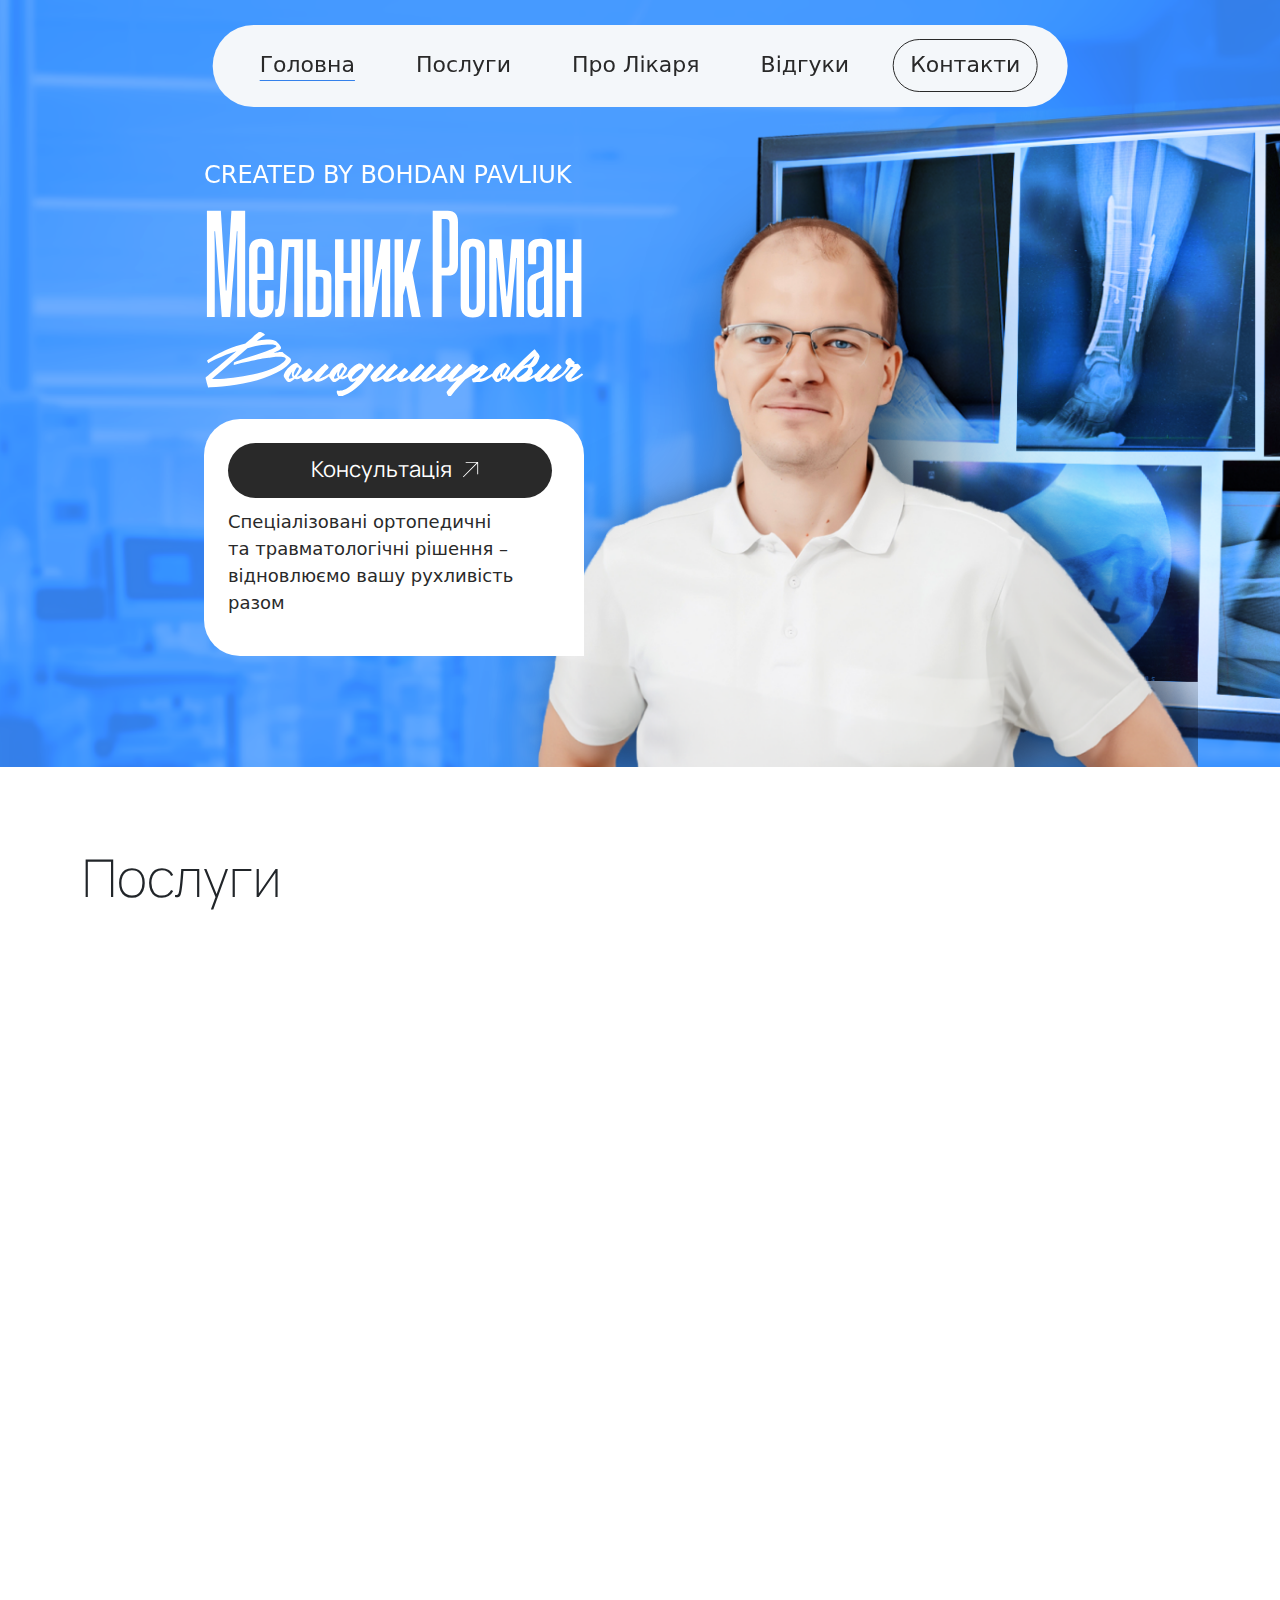
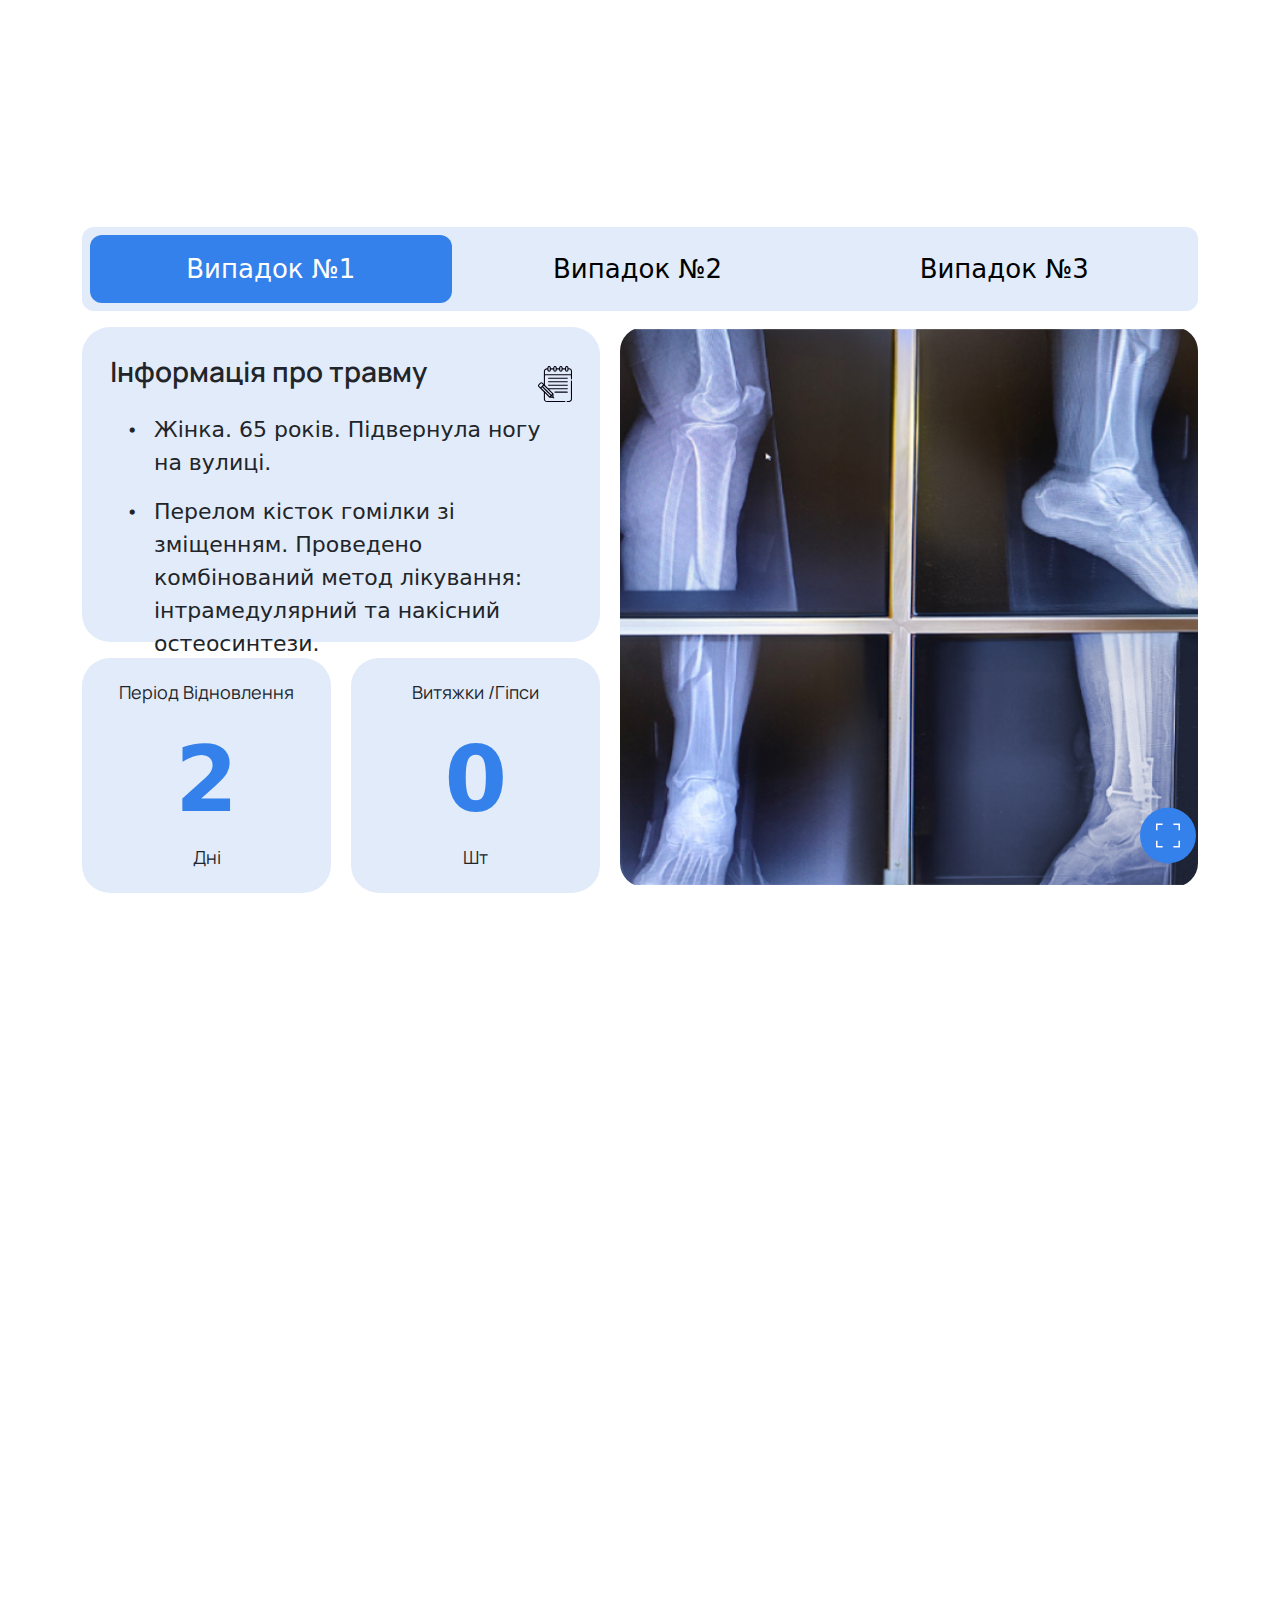
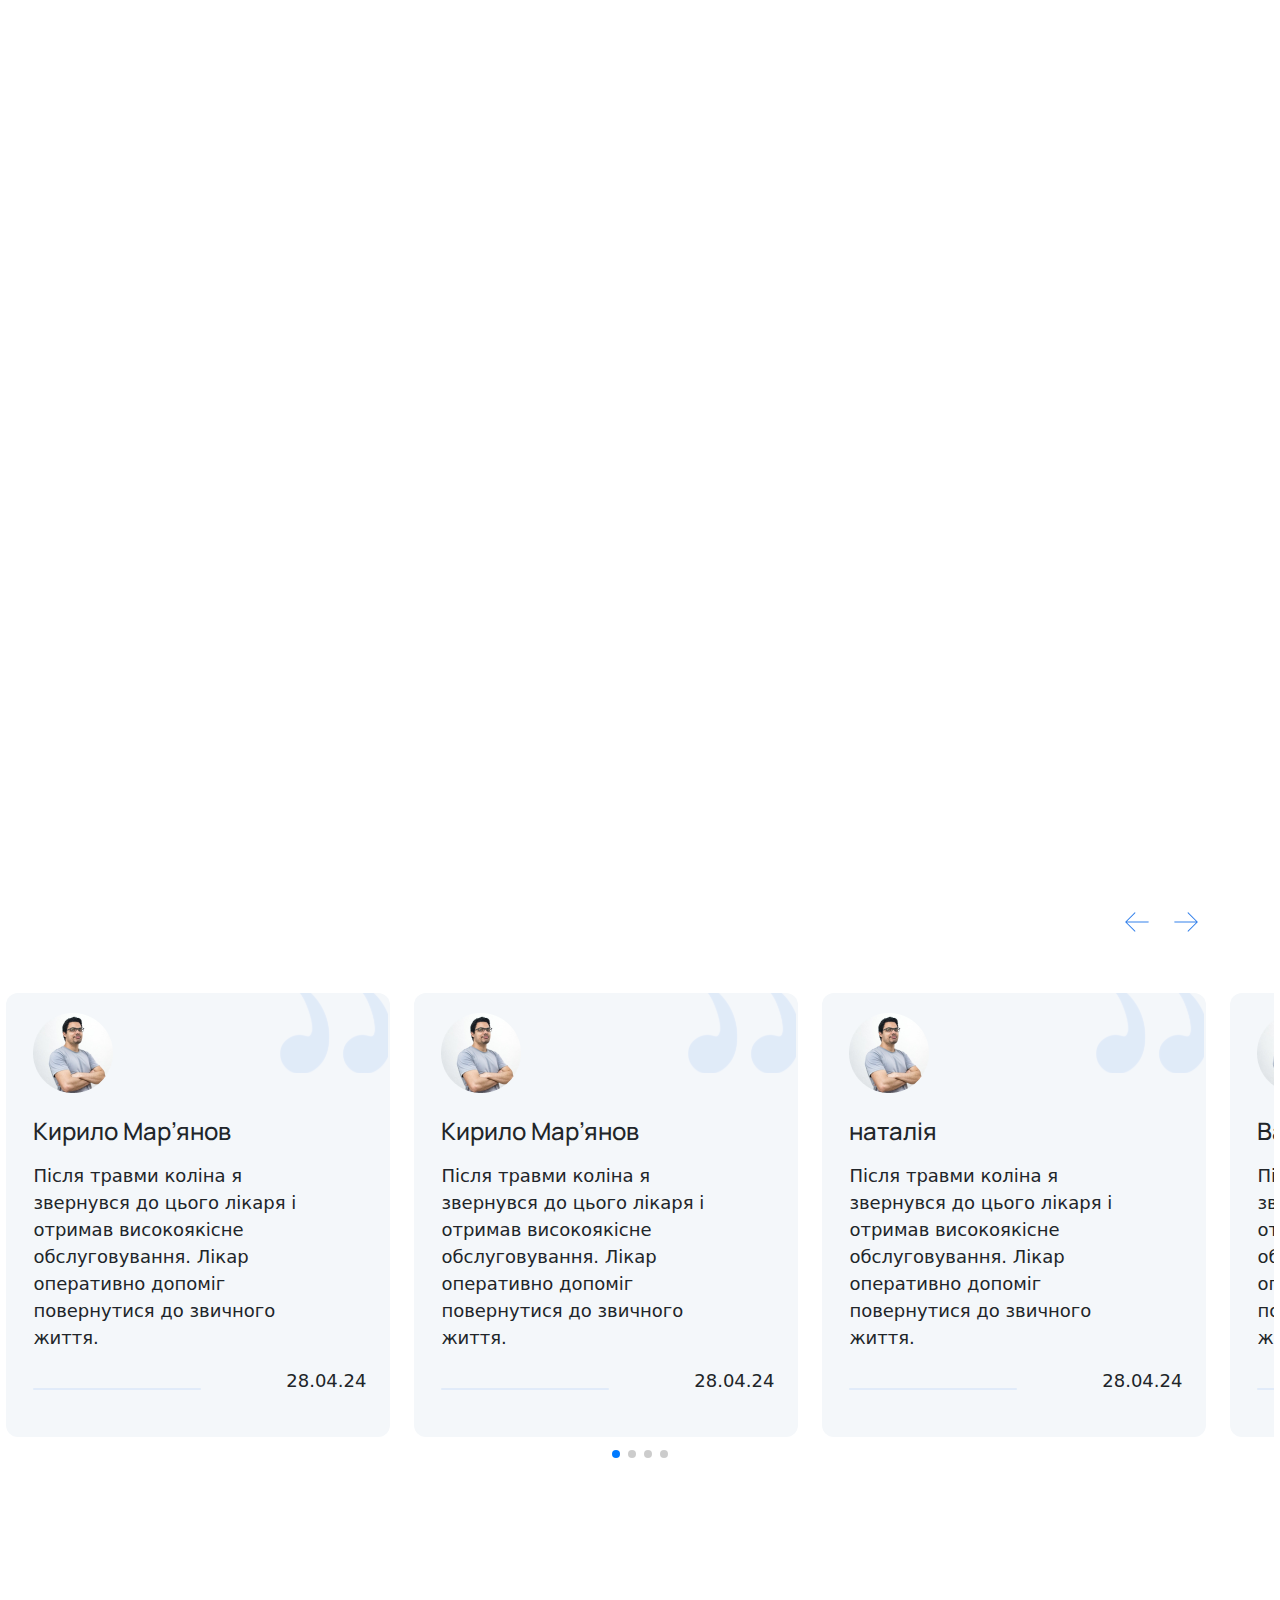
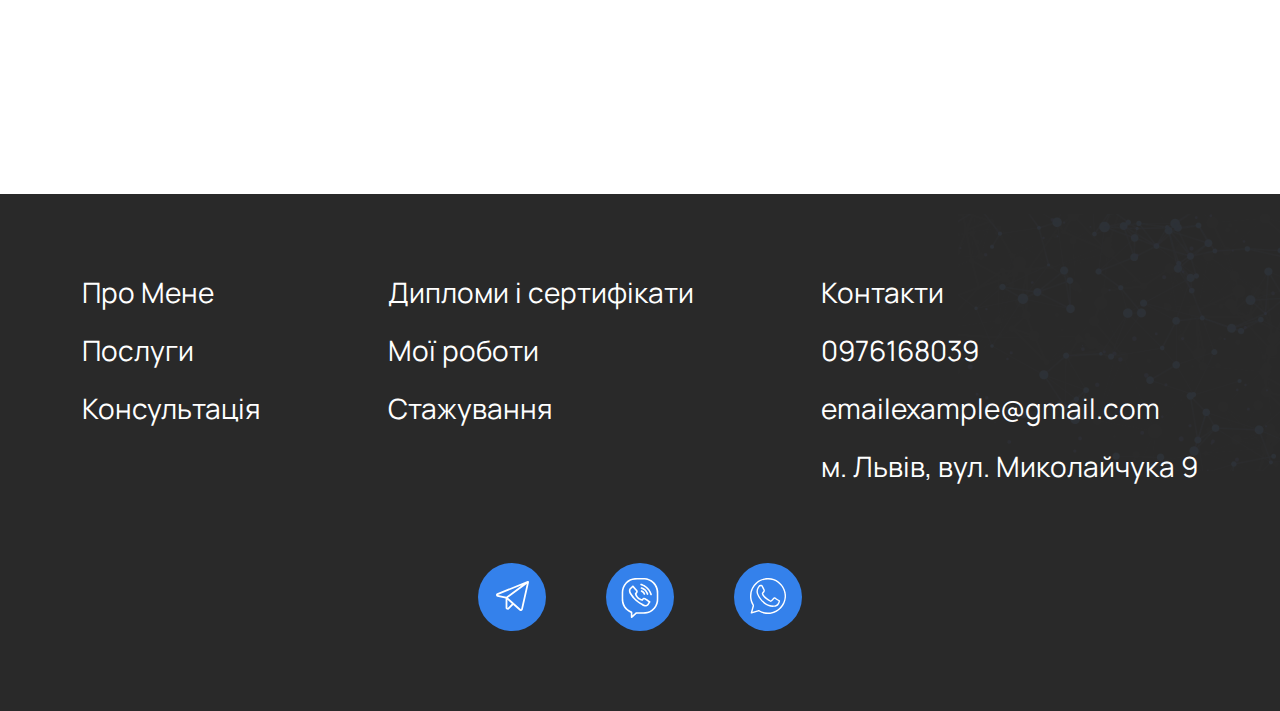
<file: index.html>
<!DOCTYPE html>
<html lang="uk">
<head>
    <meta charset="UTF-8">
    <meta name="viewport" content="width=device-width, initial-scale=1.0">
    <meta name="description" content="Консультація лікаря Мельника Романа. Спеціалізовані ортопедичні та травматологічні рішення для вашого здоров'я."/>
    <meta name="keywords" content="Мельник Роман, ортопедія, травматологія, консультація, лікування"/>
    <!-- OG Tags -->
    <meta property="og:title" content="Мельник Роман - Ортопедія та Травматологія"/>
    <meta property="og:site_name" content="Консультація лікаря Мельника Романа"/>
    <meta property="og:description" content="Замовляйте консультацію у досвідченого лікаря з ортопедії та травматології."/>
    <meta property="og:image" content="img/doctor-melnyk.jpg"/>
    <!-- Styling -->
    <meta name="theme-color" content="#3481EB" />
    <link rel="apple-touch-icon" href="img/apple-touch-icon.png" />
    <link rel="icon" type="image/png" href="img/favicon.png"/>
    <title>Ортопер-Травматолог Мельник Роман</title>


    <link rel="stylesheet" href="css/main.css">
    <link rel="preconnect" href="https://fonts.googleapis.com">
    <link rel="preconnect" href="https://fonts.gstatic.com" crossorigin>
    <link href="https://fonts.googleapis.com/css2?family=Manrope:wght@200..800&family=Montserrat:wght@100..900&display=swap" rel="stylesheet">
    <link rel="stylesheet" href="https://cdnjs.cloudflare.com/ajax/libs/animate.css/4.1.1/animate.min.css"/>
    <link rel="stylesheet" href="https://cdn.jsdelivr.net/npm/bootstrap@5.3.3/dist/css/bootstrap.min.css">
    <link rel="stylesheet" href="https://cdn.jsdelivr.net/npm/swiper@11/swiper-bundle.min.css"/>
</head>
<body>
    <header class="home" id="home">
        <nav>
            <div class="container">
                <div class="d-lg-block d-none fixed-menu hidden">
                    <ul class="fixed-menu__list d-flex ">
                        <li class="fixed-menu__list_item">
                            <a class="fixed-menu__list_link actives" href="#home">Головна</a>
                        </li>
                        <li class="fixed-menu__list_item">
                            <a class="fixed-menu__list_link" href="#services">Послуги</a>
                        </li>
                        <li class="fixed-menu__list_item">
                            <a class="fixed-menu__list_link" href="about.html">Про Лікаря</a>
                        </li>
                        <li class="fixed-menu__list_item">
                            <a class="fixed-menu__list_link" href="#review">Відгуки</a>
                        </li>
                        <li class="fixed-menu__list_item fixed-menu__list_item-last">
                            <a class="fixed-menu__list_link" href="contacts.html">Контакти</a>
                        </li>
                    </ul>
                </div>
            </div>
            <div class="burger-overlay"></div>
            <div class="burger animate__animated animate__fadeInDown animate__faster">
                <ul class="burger-menu">
                    <li class="burger-menu__list_item">
                        <a class="burger-menu__list_link" href="#home">Головна</a>
                    </li>
                    <li class="burger-menu__list_item">
                        <a class="burger-menu__list_link" href="#services">Послуги</a>
                    </li>
                    <li class="burger-menu__list_item">
                        <a class="burger-menu__list_link" href="about.html">Про Лікаря</a>
                    </li>
                    <li class="burger-menu__list_item">
                        <a class="burger-menu__list_link" href="#review">Відгуки</a>
                    </li>
                    <li class="burger-menu__list_item fixed-menu__list_item-last">
                        <a class="burger-menu__list_link active" href="contacts.html">Контакти</a>
                    </li>
                </ul>
            </div>
            <div class="burger-btn">
                <span></span>
                <span></span>
                <span></span>
            </div>
        </nav>
        <div class="container">
            <div class="d-block d-lg-flex home-screen align-items-start">
                <div class="wrapper hidden">
                    <p class="wrapper__text hidden">
                        CREATED BY BOHDAN PAVLIUK 
                    </p>
                    <span class="wrapper__name hidden">
                    </span>
                    <span class="wrapper__name_father hidden">
                    </span>
                    <div class="animate__animated animate__fadeInDown d-lg-block d-none wrapper__btn">
                        <button id="openSecondForm" type="button" class="butn">
                            <div class="d-flex justify-content-center align-items-center">
                                <span>Консультація</span> <img class="button__wrap" src="img/arrow.svg" alt="">
                            </div>
                        </button>
                        <p class="wrapper__btn-text">
                            Спеціалізовані ортопедичні <br> та травматологічні рішення – відновлюємо вашу рухливість разом
                        </p>
                    </div>
                </div>
                <div class="wrapper__img">
                    <img class="animate__animated animate__fadeInRight" src="img/maindocphoto.png" alt="Лікар">
                </div>
                <div class="animate__animated animate__bounce d-lg-none d-block wrapper__btn">
                    <button id="openSecondForm" type="button" class="butn">
                        <div class="d-flex justify-content-center align-items-center">
                            <span>Консультація</span> <img class="button__wrap" src="img/arrow.svg" alt="">
                        </div>
                    </button>
                    <p class="wrapper__btn-text">
                        Спеціалізовані ортопедичні <br> та травматологічні рішення – відновлюємо вашу рухливість разом
                    </p>
                </div>
            </div>

            <!-- Модальне вікно для другої форми -->
            <div id="secondModal" class="modal">
                <div class="modal-content-first">
                    <span id="closeSecondModal" class="close-first"><img src="img/close.svg" alt=""></span>
                     <h2 class="modal-content-first__title title">
                        Залиште свої контакти<br class="d-none d-lg-block"> і ми зв’яжемось із Вами
                     </h2>
                    <form class="apointment__form apointment__form_first" action="send.php" method="POST">
                        <input type="text" id="name2" name="name" placeholder="Ім’я" required>
                        <input type="tel" id="tel2" name="tel" placeholder="Телефон" required>
                        <input type="text" id="problem2" name="problem" placeholder="Проблема" required>
                        <button class="apointment__form_btn modal-form_btn butn" type="submit">
                            <div class="d-flex justify-content-center align-items-center">
                                <span>Надіслати Запит</span>
                                <img class="button__wrap" src="img/arrow.svg" alt="">
                            </div>
                        </button>
                    </form>
                    <span class="policy-text">
                        Надсилаючи цю форму, я погоджуюся з умовами використання та політикою конфіденційності
                    </span>
                </div>
            </div>
        </div>
    </header>
    <section class="services" id="services">
        <div class="container">
            <h2 class="title services-title hidden">
                Послуги
            </h2>
            <div class="hidden d-flex justify-content-between flex-wrap">
                <div class="services-wrapper">
                    <div class="d-flex align-items-center justify-content-between services-wrapper__flex">
                        <h4 class="services-wrapper__title">
                            Травми кісток <br> та суглобів
                        </h4>
                        <img src="img/Simplification.svg" alt="">
                    </div>
                    <p class="services-wrapper__text">
                        Лікування травм кісток та суглобів такоє включає важку поєднану травму , травму тазу і спортивні травми.
                    </p>
                    <span class="services-wrapper__line">
                    </span>
                </div>
                <div class="services-wrapper">
                    <div class="d-flex align-items-center justify-content-between services-wrapper__flex">
                        <h4 class="services-wrapper__title">
                            Консервативне лікування
                        </h4>
                        <img src="img/hand.svg" alt="">
                    </div>
                    <p class="services-wrapper__text">
                        Проводиться за допомогою шин, гіпсових та полімерних пов'язок, які забезпечують фіксацію пошкодженої ділянки.
                    </p>
                    <span class="services-wrapper__line">
                    </span>
                </div>
                <div class=services-wrapper>
                    <div class="d-flex align-items-center justify-content-between services-wrapper__flex">
                        <h4 class="services-wrapper__title">
                            Ортопедична допомога
                        </h4>
                        <img src="img/feet.svg" alt="">
                    </div>
                    <p class="services-wrapper__text">
                        Включає ендопротезування кулькового та колінного суглобів, і дозволяє відновити функціональність суглобів.
                    </p>
                    <span class="services-wrapper__line">
                    </span>
                </div>
                <div class=services-wrapper>
                    <div class="d-flex align-items-center justify-content-between services-wrapper__flex">
                        <h4 class="services-wrapper__title">
                            Інєкції <br> у Суглоби
                        </h4>
                        <img src="img/injection.svg" alt="">
                    </div>
                    <p class="services-wrapper__text">
                        Застосовуються для введення лікарських препаратів безпосередньо в порожнину суглоба для більшої ефективності.
                    </p>
                    <span class="services-wrapper__line">
                    </span>
                </div>
                <div class=services-wrapper>
                    <div class="d-flex align-items-center justify-content-between services-wrapper__flex">
                        <h4 class="services-wrapper__title">
                            Стабілізація<br> переломів
                        </h4>
                        <img src="img/medicon.svg" alt="">
                    </div>
                    <p class="services-wrapper__text">
                        Виконується  апаратами зовнішньої фіксаціїї. Накісний остеосинтез пластинами та Інтрамедулярний блокований осткосинтез стежнями.
                    </p>
                    <span class="services-wrapper__line">
                    </span>
                </div>
                <div class=services-wrapper>
                    <div class="d-flex align-items-center justify-content-between services-wrapper__flex">
                        <h4 class="services-wrapper__title">
                            Видалення імплантів
                        </h4>
                        <img src="img/bone.svg" alt="">
                    </div>
                    <p class="services-wrapper__text">
                        Проводиться після <br> остеосинтезу, включаючи видалення пластин, гвинтів та стержнів.
                    </p>
                    <span class="services-wrapper__line">
                    </span>
                </div>
            </div>
        </div>
    </section>
    <section class="cases" id="cases">
        <div class="container">
            <h2 class="title cases__title hidden">Детальний розбір Випадків</h2>
            <div class="tabs d-block d-sm-flex align-items-center">
                <button class="tab active" data-tab="1">Випадок №1</button>
                <button class="tab" data-tab="2">Випадок №2</button>
                <button class="tab" data-tab="3">Випадок №3</button>
            </div>
    
            <div class="content active">
                <div class="content-inside d-block d-lg-flex justify-content-between">
                    <div class="content-info">
                        <div class="content-info__wrapper">
                            <div class="d-flex align-items-center justify-content-between">
                                <h4 class="content-info__title" id="case-title">
                                    Інформація про травму
                                </h4>
                                <img src="img/note.svg" alt="іконка блокнота">
                            </div>
                            
                            <ul class="content-info__list" id="case-details">
                                <li class="content-info__list_item">
                                    <span>•</span>Жінка. 65 років. Підвернула ногу на вулиці.
                                </li>
                                <li class="content-info__list_item">
                                    <span>•</span>Перелом кісток гомілки зі зміщенням. Проведено комбінований метод лікування: інтрамедулярний та накісний остеосинтези.
                                </li>
                            </ul>
                        </div>
                        <div class="numbers d-flex justify-content-between">
                            <div class="number">
                                <h6 class="number__title number__title_first">Період Відновлення</h6>
                                <div class="number__amount" id="recovery-period">2</div>
                                <span class="number__something element-first">Дні</span>
                            </div>
                            <div class="number">
                                <h6 class="number__title number__title_second">Витяжки /Гіпси</h6>
                                <div class="number__amount" id="stitches-count">0</div>
                                <span class="number__something element-second">Шт</span>
                            </div>
                        </div>
                    </div>
                    <div class="content-img">
                        <img class="content-img__main" id="case-image" src="img/rentgen.png" alt="X-ray image">
                        <img class="zoom-icon" src="img/bigger.svg" alt="Zoom">
                    </div>
                </div>
            </div>
            <div class="cards d-flex justify-content-center justify-content-lg-between flex-wrap">
                <div class="card-wrap hidden">
                    <div class="card-wrap__case">
                        Випадок №4
                    </div>
                    <img src="img/rentgensm.png" alt="рентген">
                    <h3 class="card-wrap__title">
                        Перелом нижньої третини гомілки зі зміщенням
                    </h3>
                    <ul class="card-wrap__list">
                        <li class="card-wrap__list_item d-flex">
                            <span class="dot">•</span><span>Хворому проведено закриту репозицю перелому гомілки та зовнішньої фіксації.</span>
                        </li>
                        <li class="card-wrap__list_item d-flex">
                            <span class="dot">•</span>На 3 -й день після травми хворий ходить на милицях. Після спадання набряку проведено остаточний металоостеосинтез пластинами
                        </li>
                    </ul>
                </div>
                <div class="card-wrap hidden">
                    <div class="card-wrap__case">
                        Випадок №5
                    </div>
                    <img src="img/rentgensm2.png" alt="рентген">
                    <h3 class="card-wrap__title">
                        Перелом черезвертельний стегнової кістки
                    </h3>
                    <ul class="card-wrap__list">
                        <li class="card-wrap__list_item d-flex">
                            <span class="dot">•</span><span>Пацієнтку проперовано закрита репозиція блокований інтрамедулярний остеосинтез.</span>
                        </li>
                        <li class="card-wrap__list_item d-flex">
                            <span class="dot">•</span>Не дивлячись на похилий вік хвора на наступний день розпочала ходьбу та відновлення після отриманої травми.
                        </li>
                    </ul>
                </div>
                <div class="card-wrap hidden">
                    <div class="card-wrap__case">
                        Випадок №6
                    </div>
                    <img src="img/rentgensm3.png" alt="рентген">
                    <h3 class="card-wrap__title">
                        Травма ліктевого суглобу
                    </h3>
                    <ul class="card-wrap__list">
                        <li class="card-wrap__list_item d-flex">
                            <span class="dot">•</span><span>Пацієнт. 30 років. Впав на вулиці. Перелом випостків плечової кістки</span>
                        </li>
                        <li class="card-wrap__list_item d-flex">
                            <span class="dot">•</span>Саме такі перелом кидають виклик лікарю. Щоб вдало співставити відламки, потрібно зробити штучний перелом, який зновжтаки впотрібно теж буде встановити на своє місце.
                        </li>
                    </ul>
                </div>
            </div>
        </div>
        <!-- Загальне модальне вікно -->
        <div id="modal" class="modal">
            <span class="close"><img src="img/close.svg" alt="x"></span>
            <img class="modalcontent" id="modal-img" alt="Modal View">
        </div>
    </section>
    <section class="section-review" id="review">
        <div class="swiper mySwiper">
            <div class="container">
                <div class="review-wrapper d-flex justify-content-between align-items-center">
                    <h2 class="title hidden">
                        Відгуки пацієнтів
                    </h2>
                    <div class="custom-navigation d-flex">
                        <button type="button" class="swiper-buttonprev">
                            <img src="img/arrowpre.svg" alt="">
                        </button>
                        <button type="button" class="swiper-buttonnext">
                            <img src="img/arrowswipe.svg" alt="">
                        </button>
                    </div>
                </div>
            </div>
            <div class="swiper-wrapper">
              <div class="swiper-slide">
                <div class="d-flex justify-content-between align-items-end">
                    <div class="review-img">
                        <img src="img/review.png" alt="аватарка людини">
                    </div>
                    <div class="swiper-slide__bgimg">
                    </div>
                </div>
                <h4 class="swiper-slide__title text-start">
                    Кирило Мар’янов
                </h4>
                <p class="swiper-slide__text">
                    Після травми коліна я звернувся до цього лікаря і отримав високоякісне обслуговування. Лікар оперативно допоміг повернутися до звичного життя.
                </p>
                <div class="review-date d-flex justify-content-between align-items-center">
                    <span class="review-date__element">
                    </span>
                    <p class="review-date__item">
                        28.04.24
                    </p>
                </div>
              </div>
              <div class="swiper-slide">
                <div class="d-flex justify-content-between align-items-end">
                    <div class="review-img">
                        <img src="img/review.png" alt="аватарка людини">
                    </div>
                    <div class="swiper-slide__bgimg">
                    </div>
                </div>
                <h4 class="swiper-slide__title text-start">
                    Кирило Мар’янов
                </h4>
                <p class="swiper-slide__text">
                    Після травми коліна я звернувся до цього лікаря і отримав високоякісне обслуговування. Лікар оперативно допоміг повернутися до звичного життя.
                </p>
                <div class="review-date d-flex justify-content-between align-items-center">
                    <span class="review-date__element">
                    </span>
                    <p class="review-date__item">
                        28.04.24
                    </p>
                </div>
              </div>
              <div class="swiper-slide">
                <div class="d-flex justify-content-between align-items-end">
                    <div class="review-img">
                        <img src="img/review.png" alt="аватарка людини">
                    </div>
                    <div class="swiper-slide__bgimg">
                    </div>
                </div>
                <h4 class="swiper-slide__title text-start">
                    наталія
                </h4>
                <p class="swiper-slide__text">
                    Після травми коліна я звернувся до цього лікаря і отримав високоякісне обслуговування. Лікар оперативно допоміг повернутися до звичного життя.
                </p>
                <div class="review-date d-flex justify-content-between align-items-center">
                    <span class="review-date__element">
                    </span>
                    <p class="review-date__item">
                        28.04.24
                    </p>
                </div>
              </div>
              <div class="swiper-slide">
                <div class="d-flex justify-content-between align-items-end">
                    <div class="review-img">
                        <img src="img/review.png" alt="аватарка людини">
                    </div>
                    <div class="swiper-slide__bgimg">
                    </div>
                </div>
                <h4 class="swiper-slide__title text-start">
                    Василь
                </h4>
                <p class="swiper-slide__text">
                    Після травми коліна я звернувся до цього лікаря і отримав високоякісне обслуговування. Лікар оперативно допоміг повернутися до звичного життя.
                </p>
                <div class="review-date d-flex justify-content-between align-items-center">
                    <span class="review-date__element">
                    </span>
                    <p class="review-date__item">
                        28.04.24
                    </p>
                </div>
              </div>
              <div class="swiper-slide">
                <div class="d-flex justify-content-between align-items-end">
                    <div class="review-img">
                        <img src="img/review.png" alt="аватарка людини">
                    </div>
                    <div class="swiper-slide__bgimg">
                    </div>
                </div>
                <h4 class="swiper-slide__title text-start">
                    Богдан
                </h4>
                <p class="swiper-slide__text">
                    Після травми коліна я звернувся до цього лікаря і отримав високоякісне обслуговування. Лікар оперативно допоміг повернутися до звичного життя.
                </p>
                <div class="review-date d-flex justify-content-between align-items-center">
                    <span class="review-date__element">
                    </span>
                    <p class="review-date__item">
                        28.04.24
                    </p>
                </div>
              </div>
              <div class="swiper-slide">
                <div class="d-flex justify-content-between align-items-end">
                    <div class="review-img">
                        <img src="img/review.png" alt="аватарка людини">
                    </div>
                    <div class="swiper-slide__bgimg">
                    </div>
                </div>
                <h4 class="swiper-slide__title text-start">
                    Богдан
                </h4>
                <p class="swiper-slide__text">
                    Після травми коліна я звернувся до цього лікаря і отримав високоякісне обслуговування. Лікар оперативно допоміг повернутися до звичного життя.
                </p>
                <div class="review-date d-flex justify-content-between align-items-center">
                    <span class="review-date__element">
                    </span>
                    <p class="review-date__item">
                        28.04.24
                    </p>
                </div>
              </div>
            </div>
            <div class="swiper-pagination"></div>
        </div>
    </section>
    <section class="section-questions">
        <div class="container">
            <h2 class="section-questions__title title hidden">
                Часті запитання
            </h2>
            <div class="questions hidden d-block d-lg-flex justify-content-between align-items-center">
                <div class="questions__wrapper">
                    <div class="question hidden d-flex justify-content-between align-items-start">
                        <div class="quastion__text_wrapper">
                            <p class="question__text">
                                Які симптоми можуть свідчити про<br> необхідність звернення <br> до ортопеда-травматолога?
                            </p>
                            <p class="question__text_extra" style="display: none;">
                                Симптоми, які можуть свідчити про необхідність консультації з ортопедом-травматологом, включають: біль у суглобах, кістках чи м'язах; набряки; обмеження рухливості; оніміння або поколювання в кінцівках; деформації кісток чи суглобів; а також після травм або переломів.
                            </p>
                        </div>
                        <div class="question__button">
                          <img class="arrow-icon" src="img/arrowquestions.svg" alt="Arrow Icon"/>
                        </div>
                      </div>
                      
                      <div class="question d-flex justify-content-between align-items-start">
                        <div class="quastion__text_wrapper">
                            <p class="question__text">
                                Як відбувається діагностика захворювань опорно-рухового апарату?
                            </p>
                            <p class="question__text_extra" style="display: none;">
                                Симптоми, які можуть свідчити про необхідність консультації з ортопедом-травматологом, включають: біль у суглобах, кістках чи м'язах; набряки; обмеження рухливості; оніміння або поколювання в кінцівках; деформації кісток чи суглобів; а також після травм або переломів.
                            </p>
                        </div>
                        <div class="question__button">
                            <img class="arrow-icon" src="img/arrowquestions.svg" alt="Arrow Icon"/>
                        </div>
                      </div>
                      <div class="question d-flex justify-content-between align-items-start">
                        <div class="quastion__text_wrapper">
                            <p class="question__text">
                                Які є методи лікування захворювань опорно-рухового апарату?
                            </p>
                            <p class="question__text_extra" style="display: none;">
                                Симптоми, які можуть свідчити про необхідність консультації з ортопедом-травматологом, включають: біль у суглобах, кістках чи м'язах; набряки; обмеження рухливості; оніміння або поколювання в кінцівках; деформації кісток чи суглобів; а також після травм або переломів.
                            </p>
                        </div>
                        <div class="question__button">
                            <img class="arrow-icon" src="img/arrowquestions.svg" alt="Arrow Icon"/>
                        </div>
                      </div>
                      
                      <div class="question d-flex justify-content-between align-items-start">
                        <div class="quastion__text_wrapper">
                            <p class="question__text">
                                Як можна попередити захворювання опорно-рухового апарату?
                            </p>
                            <p class="question__text_extra" style="display: none;">
                                Симптоми, які можуть свідчити про необхідність консультації з ортопедом-травматологом, включають: біль у суглобах, кістках чи м'язах; набряки; обмеження рухливості; оніміння або поколювання в кінцівках; деформації кісток чи суглобів; а також після травм або переломів.
                            </p>
                        </div>
                        <div class="question__button">
                            <img class="arrow-icon" src="img/arrowquestions.svg" alt="Arrow Icon"/>
                        </div>
                      </div>

                      <div class="question d-flex justify-content-between align-items-start">
                        <div class="quastion__text_wrapper">
                            <p class="question__text">
                                Чи обов'язково проводити операцію при пошкодженні меніска колінного суглоба?
                            </p>
                            <p class="question__text_extra" style="display: none;">
                                Симптоми, які можуть свідчити про необхідність консультації з ортопедом-травматологом, включають: біль у суглобах, кістках чи м'язах; набряки; обмеження рухливості; оніміння або поколювання в кінцівках; деформації кісток чи суглобів; а також після травм або переломів.
                            </p>
                        </div>
                        <div class="question__button">
                            <img class="arrow-icon" src="img/arrowquestions.svg" alt="Arrow Icon"/>
                        </div>
                      </div>
                </div>

                <div class="morequstion hidden">
                    <div id="scene1" class="parallax-container">
                        <div class="layer" data-depth="0.3">
                            <img src="img/graphic elements.png" alt="">
                        </div>
                        <div class="layer elbow" data-depth="0.1">
                            <img src="img/elbow.png" alt="">
                        </div>
                    </div>
                    <h3 class="morequstion__title">
                        Не знайшли <span class="morequstion__title_blue">відповідь</span> на своє питання? 
                    </h3>
                    <p class="morequstion__text">
                        Напишіть мені у Viber і я як найшвидше Вам допоможу!
                    </p>
                    <a target="_blank" href="viber://chat?number=+380973061766" class="morequstion__btn butn d-flex align-items-center justify-content-center">
                        <span>
                            Чат Viber
                        </span>
                        <img src="img/message.svg" alt="">
                    </a>
                </div>
            </div>
        </div>
    </section>
    
    <section class="apointment-section" id="apointment">
        <div class="container">
            <div class="apointment hiddenb d-flex">
                <div class="appointment__wrapper">
                    <h3 class="apointment-title">
                        Записатись на консультацію
                    </h3>
                    <form class="apointment__form apointment__form_bottom" action="send.php" method="POST">
                        <input class="hidden" type="text" id="name" name="name" placeholder="Ім’я" required>
                        
                        <input class="hidden" type="tel" id="email" name="tel" placeholder="Телефон" required>
                        <input class="hidden" type="text" id="problem" name="problem" placeholder="Проблема" required>
                        <button class="hiddenb apointment__form_btn apointment__form_btn-bottom butn" type="submit">
                            <div class="d-flex justify-content-center align-items-center">
                                <span>Консультація</span> <img class="button__wrap" src="img/arrow.svg" alt="">
                            </div>
                        </button>
                    </form>
                </div>
                <div id="scene2" class="apointment-parallax parallax-container">
                    <div class="molek layer" data-depth="0.2">
                        <img src="img/molek.png" alt="">
                    </div>
                    <div class="layer docpar d-none d-lg-block" data-depth="0.02">
                        <img src="img/docpar.png" alt="">
                    </div>
                </div>
            </div>
        </div>
    </section>
    <footer class="footer">
        <div class="footer-nav__paral">
            <div id="scene2" class="footer-parallax parallax-container d-flex justify-content-end">
                <div class="layer" data-depth="0.11">
                    <img src="img/molfooter.png" alt="">
                </div>
            </div>
        </div>
        <div class="container">
            <div class="d-block d-lg-flex justify-content-between flex-wrap">
                <ul class="footer-nav">
                    <li class="footer-nav__item">
                        <a href="about.html">
                            Про Мене
                        </a>
                    </li>
                    <li class="footer-nav__item">
                        <a href="#services">
                            Послуги
                        </a>
                    </li>
                    <li class="footer-nav__item">
                        <a href="#apointment">
                            Консультація
                        </a>
                    </li>
                </ul>
                <ul class="footer-nav">
                    <li class="footer-nav__item">
                        <a href="about.html#certificates">
                            Дипломи і сертифікати
                        </a>
                    </li>
                    <li class="footer-nav__item">
                        <a href="#cases">
                            Мої роботи
                        </a>
                    </li>
                    <li class="footer-nav__item">
                        <a href="about.html#internship-section">
                            Стажування
                        </a>
                    </li>
                </ul>
                <ul class="footer-nav footer-nav_last">
                    <li class="footer-nav__item">
                        <a href="contacts.html">
                            Контакти    
                        </a>
                    </li>
                    <li class="footer-nav__item">
                        <a href="tel:380976168039">
                            0976168039
                        </a>
                    </li>
                    <li class="footer-nav__item">
                        <a href="mailto:emailexample@gmail.com">
                            emailexample@gmail.com
                        </a>
                    </li>
                    <li class="footer-nav__item">
                        м. Львів, вул. Миколайчука 9
                    </li>
                </ul>
            </div>
            <div class="social d-flex align-items-center justify-content-center">
                <a class="social__item" target="_blank" href="https://t.me/+380973061766">
                    <img class="social__item_telegram" src="img/telegram.svg" alt="telegram">
                </a>
                <a class="social__item" target="_blank" href="viber://chat?number=+380973061766">
                    <img class="social__item_viber" src="img/viber.svg" alt="viber">
                </a>

                <a class="social__item" target="_blank" href="https://wa.me/380973061766">
                    <img class="social__item_whatsapp" src="img/whatsapp.svg" alt="whatsapp">
                </a>
            </div>
        </div>
    </footer>
    <script src="js/parallax.min.js">
    </script>
    <script src="https://cdn.jsdelivr.net/npm/swiper@11/swiper-bundle.min.js">
    </script>
    <script src="js/actives.js">
    </script>
    <script src="js/main.js">
    </script>
</body>
</html>
</file>
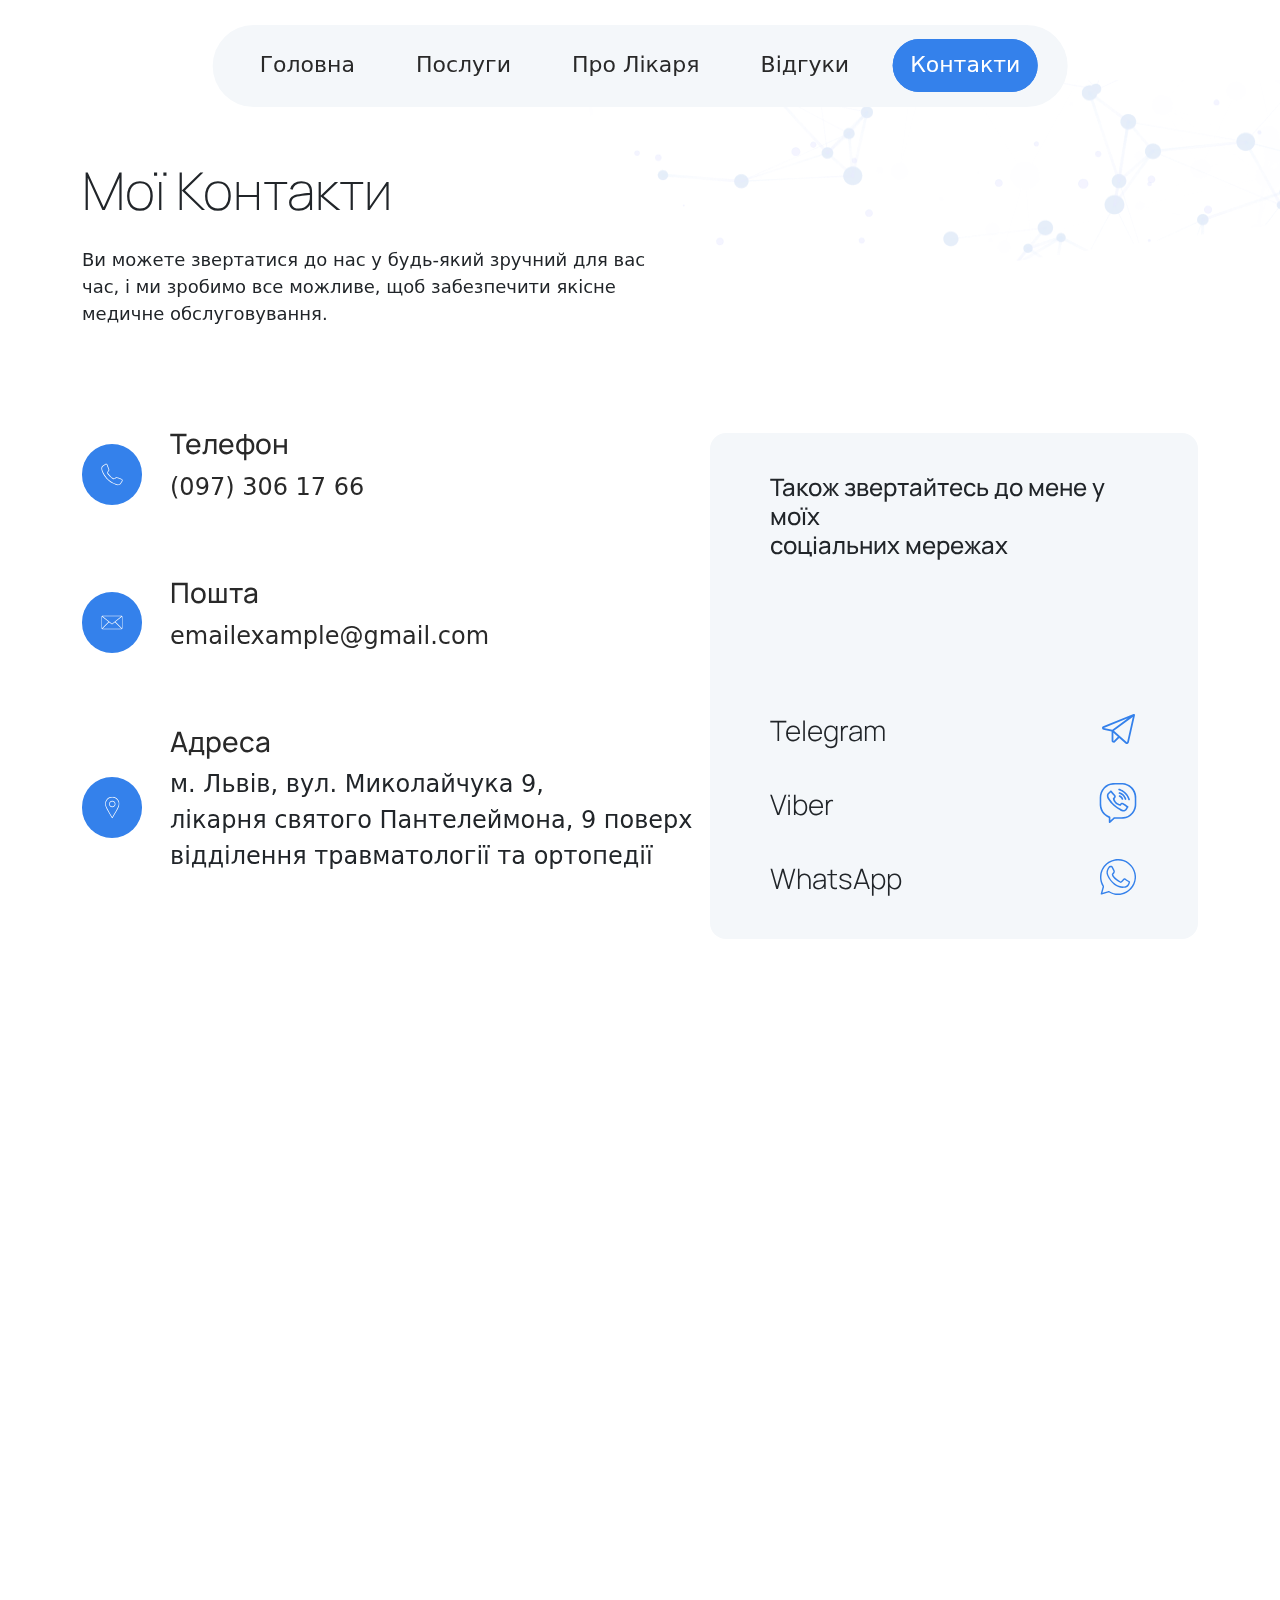
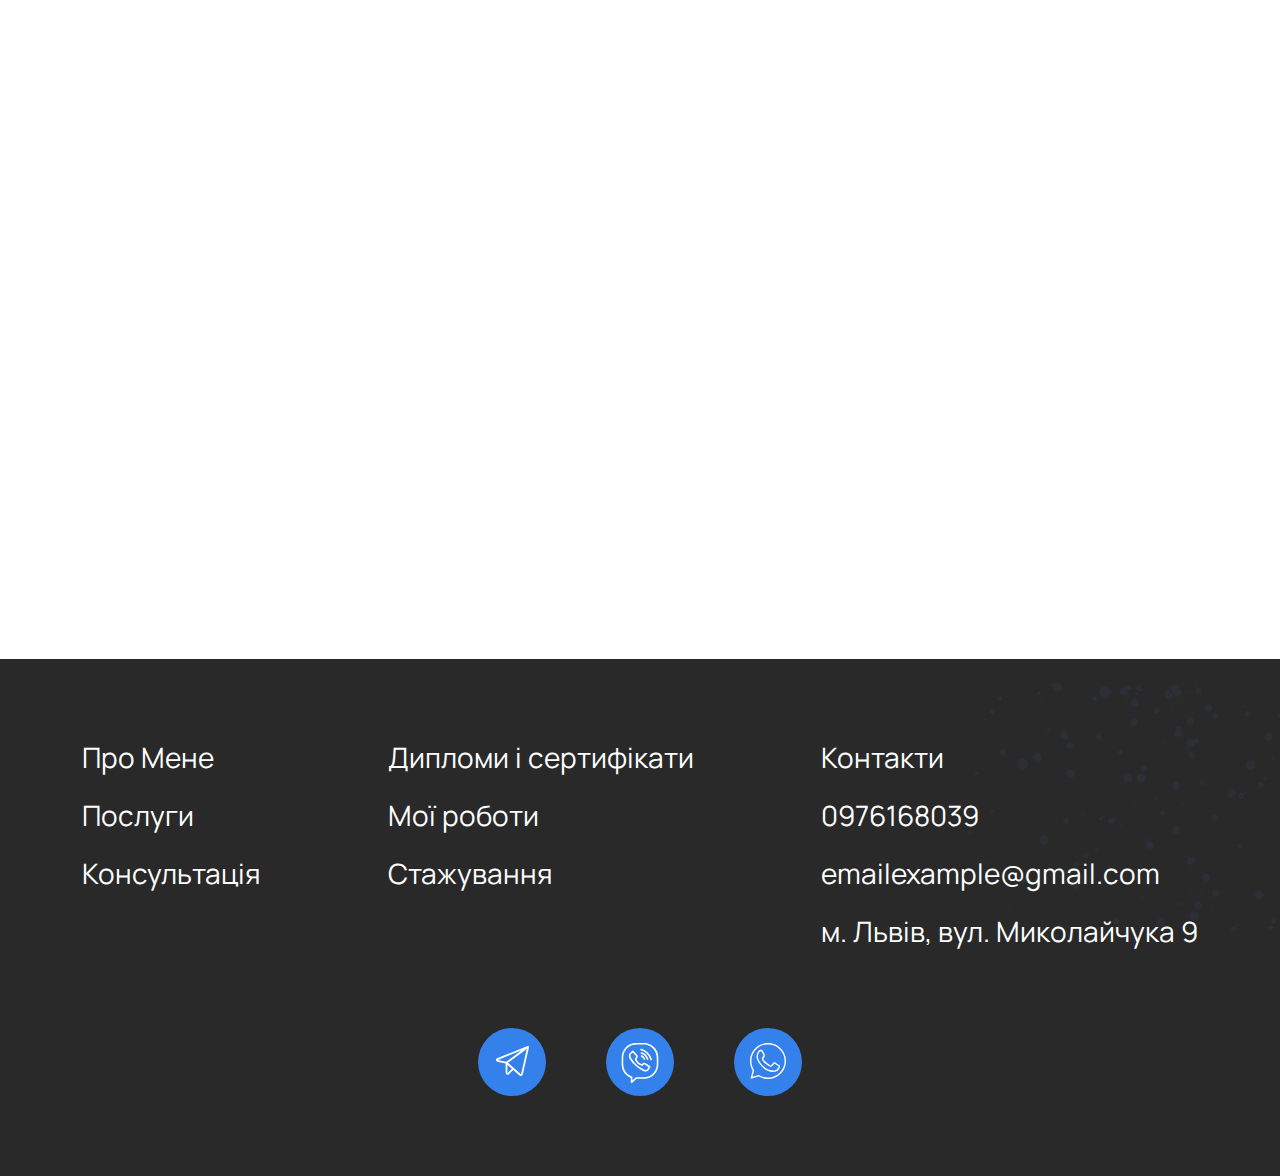
<file: contacts.html>
<!DOCTYPE html>
<html lang="uk">
    <head>
        <meta charset="UTF-8">
        <meta name="viewport" content="width=device-width, initial-scale=1.0">
        <meta name="description" content="Консультація лікаря Мельника Романа. Спеціалізовані ортопедичні та травматологічні рішення для вашого здоров'я."/>
        <meta name="keywords" content="Мельник Роман, ортопедія, травматологія, консультація, лікування"/>
        <!-- OG Tags -->
        <meta property="og:title" content="Мельник Роман - Ортопедія та Травматологія"/>
        <meta property="og:site_name" content="Консультація лікаря Мельника Романа"/>
        <meta property="og:description" content="Замовляйте консультацію у досвідченого лікаря з ортопедії та травматології."/>
        <meta property="og:image" content="img/doctor-melnyk.jpg"/>
        <!-- Styling -->
        <meta name="theme-color" content="#3481EB" />
        <link rel="apple-touch-icon" href="img/apple-touch-icon.png" />
        <link rel="icon" type="image/png" href="img/favicon.png"/>
        <title>Ортопер-Травматолог Мельник Роман</title>
        <link rel="stylesheet" href="css/main.css">
        <link rel="preconnect" href="https://fonts.googleapis.com">
        <link rel="preconnect" href="https://fonts.gstatic.com" crossorigin>
        <link href="https://fonts.googleapis.com/css2?family=Inter:ital,opsz,wght@0,14..32,100..900;1,14..32,100..900&family=Manrope:wght@200..800&family=Montserrat:ital,wght@0,100..900;1,100..900&family=Oswald:wght@200&display=swap" rel="stylesheet">
        <link rel="stylesheet" href="https://cdnjs.cloudflare.com/ajax/libs/animate.css/4.1.1/animate.min.css"/>
        <link rel="stylesheet" href="https://cdn.jsdelivr.net/npm/bootstrap@5.3.3/dist/css/bootstrap.min.css"> 
    </head>
<body>
    <header class="header-about">
        <nav>
            <div class="container">
                <div class="d-lg-block d-none fixed-menu hidden">
                    <ul class="fixed-menu__list d-flex ">
                        <li class="fixed-menu__list_item">
                            <a class="fixed-menu__list_link" href="index.html">Головна</a>
                        </li>
                        <li class="fixed-menu__list_item">
                            <a class="fixed-menu__list_link" href="index.html#services">Послуги</a>
                        </li>
                        <li class="fixed-menu__list_item">
                            <a class="fixed-menu__list_link" href="about.html">Про Лікаря</a>
                        </li>
                        <li class="fixed-menu__list_item">
                            <a class="fixed-menu__list_link" href="index.html#review">Відгуки</a>
                        </li>
                        <li class="fixed-menu__list_item fixed-menu__list_item-last fixed-menu__list-contacts">
                            <a class="fixed-menu__list_link" href="contacts.html">Контакти</a>
                        </li>
                    </ul>
                </div>
            </div>
            <div class="burger-overlay"></div>
            <div class="burger animate__animated animate__fadeInDown animate__faster">
                <ul class="burger-menu">
                    <li class="burger-menu__list_item">
                        <a class="burger-menu__list_link" href="index.html">Головна</a>
                    </li>
                    <li class="burger-menu__list_item">
                        <a class="burger-menu__list_link" href="index.html#services">Послуги</a>
                    </li>
                    <li class="burger-menu__list_item">
                        <a class="burger-menu__list_link" href="about.html">Про Лікаря</a>
                    </li>
                    <li class="burger-menu__list_item">
                        <a class="burger-menu__list_link" href="index.html#review">Відгуки</a>
                    </li>
                    <li class="burger-menu__list_item fixed-menu__list_item-last fixed-menu__list-contacts">
                        <a class="burger-menu__list_link active" href="contacts.html">Контакти</a>
                    </li>
                </ul>
            </div>
            <div class="burger-btn burger-btn_black">
                <span></span>
                <span></span>
                <span></span>
            </div>
        </nav>
    </header>
    <section class="contacts">
        <div class="container">
            <div class="contacts__bg-wrapper hidden">
                <h2 class="contacts__title title">Мої Контакти</h2>
                <p class="contacts__description">
                    Ви можете звертатися до нас у будь-який зручний для вас час, і ми зробимо все можливе, щоб забезпечити якісне медичне обслуговування.
                </p>
            </div>
            <div class="contacts__content d-block d-lg-flex justify-content-between align-items-center">
                <div class="contacts__details">
                    <div class="contacts__item hidden">
                        <a href="tel:+380976168039">
                            <span class="contacts__icon contacts__icon-phone">
                                <img class="" src="img/phoneicon.svg" alt="">
                            </span>
                        </a>
                        <a href="tel:+380976168039" class="contacts__info">
                            <h3 class="contacts__label">Телефон</h3>
                            <p class="contacts__text">(097) 306 17 66</p>
                        </a>
                    </div>
                    <div class="contacts__item hidden">
                        <a href="mailto:emailexample@gmail.com">
                            <span class="contacts__icon contacts__icon-phone">
                                <img class="" src="img/email.svg" alt="">
                            </span>
                        </a>
                        <a href="mailto:emailexample@gmail.com" class="contacts__info">
                            <h3 class="contacts__label">Пошта</h3>
                            <p class="contacts__text">emailexample@gmail.com</p>
                        </a>
                    </div>
                    <div class="contacts__item hidden">
                        <span class="contacts__icon contacts__icon-address"><img class="" src="img/adress.svg" alt=""></span>
                        <div class="contacts__info">
                            <h3 class="contacts__label">Адреса</h3>
                            <p class="contacts__text">
                                м. Львів, вул. Миколайчука 9,<br> лікарня святого Пантелеймона, 9 поверх<br>
                                відділення травматології та ортопедії
                            </p>
                        </div>
                    </div>
                </div>
                <div class="contacts__socials hiddenb">
                    <h3 class="contacts__socials-title">Також звертайтесь до мене у моїх <br>соціальних мережах</h3>
                    <ul class="contacts__socials-list">
                        <li class="contacts__socials-item d-flex justify-content-between">
                            <span class="contacts__socials-text">Telegram</span>
                            <a href="https://t.me/+380973061766" target="_blank" class="contacts__icon-second contacts__icon-telegram">
                                <img src="img/cont-telegram.svg" alt="">
                            </a>
                        </li>
                        <li class="contacts__socials-item d-flex justify-content-between">
                            <span class="contacts__socials-text">Viber</span>
                            <a href="viber://chat?number=+380973061766" target="_blank" class="contacts__icon-second contacts__icon-viber">
                                <img src="img/cont-viber.svg" alt="">
                            </a>
                        </li>
                        <li class="contacts__socials-item d-flex justify-content-between">
                            <span class="contacts__socials-text">WhatsApp</span>
                            <a href="https://wa.me/380973061766" target="_blank" class="contacts__icon-second contacts__icon-whatsapp">
                                <img src="img/cont-whatsapp.svg" alt="">
                            </a>
                        </li>
                    </ul>
                </div>
            </div>
        </div>
    </section>
    <section class="map">
        <div class="container">
            <iframe src="https://www.google.com/maps/embed?pb=!1m18!1m12!1m3!1d2571.3463270599887!2d24.036749357568137!3d49.87352247252644!2m3!1f0!2f0!3f0!3m2!1i1024!2i768!4f13.1!3m3!1m2!1s0x473adc57dc4191e7%3A0x2cc24ce997f893e!2z0LLRg9C70LjRhtGPINCG0LLQsNC90LAg0JzQuNC60L7Qu9Cw0LnRh9GD0LrQsCwgOSwg0JvRjNCy0ZbQsiwg0JvRjNCy0ZbQstGB0YzQutCwINC-0LHQu9Cw0YHRgtGMLCDQo9C60YDQsNGX0L3QsCwgNzkwMDA!5e0!3m2!1suk!2sde!4v1735473196845!5m2!1suk!2sde" style="border-radius:16px;" allowfullscreen="" loading="lazy" referrerpolicy="no-referrer-when-downgrade"></iframe>
        </div>
    </section> 
    <section class="important-call">
        <div class="container">
            <div class="important-call__wrapper d-flex justify-content-between align-items-center hidden">
                <div class="important-call__info">
                    <h2 class="important-call__title">
                        Для мене важливий <span class="blue">кожний</span> дзвінок!
                    </h2>
                    <p class="important-call__text">
                        Я відповідаю на них <span class="blue">особисто</span>, тому телефонуйте або залишайте повідомлення у Viber
                    </p>
                    <div class="important-call__contacts">
                        <div class="important-call__phone">
                            <a class="important-call__link" href="tel:+380976168039">
                                <span class="important-call__number d-flex justify-content-between align-items-center">
                                    (097) 616-80-39 <img src="img/phone-icon.svg" alt="Phone Icon">
                                </span>
                            </a>
                        </div>
                        <a class="important-call__viber butn" target="_blank" href="viber://chat?number=+380973061766">
                            <span>Чат Viber</span>
                            <img src="img/smallvibericon.svg" alt="Viber Icon">
                        </a>
                    </div>
                    <p class="important-call__disclaimer">
                        Надсилаючи цю форму, я погоджуюся з умовами використання та політикою конфіденційності
                    </p>
                </div>
                <div class="important-call__quote d-none d-lg-block">
                    <blockquote class="important-call__blockquote">
                        <p class="important-call__quote-text">
                            Кожна травма – це <span class="blue">виклик</span>, але разом ми знайдемо шлях до повного відновлення, повернувши вам рух та активність
                        </p>
                        <p class="important-call__author">Мельник Р.В.</p>
                    </blockquote>
                </div>
            </div>
        </div>
    </section>
    <footer class="footer">
        <div class="footer-nav__paral">
            <div id="scene2" class="footer-parallax parallax-container d-flex justify-content-end">
                <div class="layer" data-depth="0.11">
                    <img src="img/molfooter.png" alt="">
                </div>
            </div>
        </div>
        <div class="container">
            <div class="d-block d-lg-flex justify-content-between flex-wrap">
                <ul class="footer-nav">
                    <li class="footer-nav__item">
                        <a href="about.html">
                            Про Мене
                        </a>
                    </li>
                    <li class="footer-nav__item">
                        <a href="index.html#services">
                            Послуги
                        </a>
                    </li>
                    <li class="footer-nav__item">
                        <a href="index.html#apointment">
                            Консультація
                        </a>
                    </li>
                </ul>
                <ul class="footer-nav">
                    <li class="footer-nav__item">
                        <a href="about.html#certificates">
                            Дипломи і сертифікати
                        </a>
                    </li>
                    <li class="footer-nav__item">
                        <a href="index.html#cases">
                            Мої роботи
                        </a>
                    </li>
                    <li class="footer-nav__item">
                        <a href="about.html#internship-section">
                            Стажування
                        </a>
                    </li>
                </ul>
                <ul class="footer-nav footer-nav_last">
                    <li class="footer-nav__item">
                        <a href="#">
                            Контакти    
                        </a>
                    </li>
                    <li class="footer-nav__item">
                        <a href="tel:380976168039">
                            0976168039
                        </a>
                    </li>
                    <li class="footer-nav__item">
                        <a href="mailto:emailexample@gmail.com">
                            emailexample@gmail.com
                        </a>
                    </li>
                    <li class="footer-nav__item">
                        м. Львів, вул. Миколайчука 9
                    </li>
                </ul>
            </div>
            <div class="social d-flex align-items-center justify-content-center">
                <a class="social__item" target="_blank" href="https://t.me/+380973061766">
                    <img class="social__item_telegram" src="img/telegram.svg" alt="telegram">
                </a>
                <a class="social__item" target="_blank" href="viber://chat?number=+380973061766">
                    <img class="social__item_viber" src="img/viber.svg" alt="viber">
                </a>

                <a class="social__item" target="_blank" href="https://wa.me/380973061766">
                    <img class="social__item_whatsapp" src="img/whatsapp.svg" alt="whatsapp">
                </a>
            </div>
        </div>
    </footer>
    <script src="js/main.js">
    </script>
</body>
</html>
</file>
<file: css/main.css>
* {
    box-sizing: border-box;
    margin: 0;
    padding: 0;
    scrollbar-width: thin;
    scrollbar-color: #3481EB #ffffff;
}

body{
    font-size: 20px;
    font-family: "Manrope", sans-serif;
    font-style: normal;
    color: #292929;
}
span{
    font-family: "Manrope", sans-serif;
}
body:hover{
    cursor: default;
}
html {
    scroll-behavior: smooth;
}
button,
textarea,
input{
    font-family: "Manrope", sans-serif;
    outline: none;
    border: none;
    box-shadow: none;
}
/* Chrome, Safari, Edge */
::-webkit-scrollbar {
    width: 12px;
}
::-webkit-scrollbar-track {
    background: #f1f1f1;
}
::-webkit-scrollbar-thumb {
    background: #3481EB;
    border-radius: 10px;
}
::-webkit-scrollbar-thumb:hover {
    background: #1c5dbf;
}
.hidden{
    opacity: 0;
    transition: all 2s ease;
    filter: blur(5px);
    transform: translateX(-100%);
    margin-left: 0;
}
.show{
    opacity: 1;
    transition: all 0.8s ease;
    filter: blur(0);
    transform: translateX(0);
}
.wrapper{
    margin-left: 122px;
}
.wrapper__name{
    transition-delay: 400ms;
}
.wrapper__name_father{
    transition-delay: 900ms;
}
.hiddenb{
    opacity: 0;
    transition: all 0.9s ease;
    filter: blur(5px);
    transform: translateY(50%);
}
.services-wrapper,.apointment__form_bottom input:nth-child(2){
    transition-delay: 100ms;
}
.services-wrapper,.apointment__form_bottom input:nth-child(3){
    transition-delay: 250ms;
}
.services-wrapper,.apointment__form_bottom input:nth-child(4){
    transition-delay: 350ms;
}
.services-wrapper,.apointment__form_bottom input:nth-child(5){
    transition-delay: 400ms;
}
.services-wrapper:nth-child(6){
    transition-delay: 600ms;
}
.card-wrap:nth-child(1){
    transition-delay: 600ms;
}
.card-wrap:nth-child(2){
    transition-delay: 300ms;
}
.card-wrap:nth-child(3){
    transition-delay: 100ms;
}
.animationb{
    opacity: 1;
    transition: all 0.9s ease;
    filter: blur(0);
    transform: translateY(0);
    transition-delay: 200ms;
}
@media (prefers-reduced-motion: reduce) {
    .hidden, .hiddenb {
        transition: none;
        transform: none;
        animation: none;
    }
}
h1, h2, h3, h4, h5, h6{
    padding: 0;
    margin: 0;
    font-family: "Manrope", sans-serif;
}
/*Burger */
.burger{
    position: fixed;
    top: 0;
    width: 100%;
    background-color: #F4F7FA;
    transition: left 0.3s ease;
    z-index: 1000;
    display: none;
    padding-top: 14px;
    padding-bottom: 40px;
}
.burger-overlay{
    position: fixed;
    top: 0;
    left: 0;
    width: 100%;
    height: 100%;
    background: rgba(0, 0, 0, 0.5);
    display: none; 
    z-index: 11; 
}
.burger-menu{
    display: grid;
    place-items: center; 
}
.burger-menu__list_item,.burger-menu__list_link{
    text-align: center;
    text-decoration: none;
    color: #292929;
    font-size: 22px;
    margin-top: 35px;
}
.burger-menu__list_item{
    max-width: 140px;
    width: 100%;
}
.burger-menu__list_link{
    display: block;
}
.burger-menu__list_link:hover{
    color: #6299e6;
}
.burger-menu__list_link.active{
    border: 1px solid #292929;
    border-radius: 30px;
    padding: 12px 16px;
}
.burger.active{
    display: block;
}
.fixed-menu__list {
    list-style: none;
    padding: 20px;
    margin: 0;
}
.fixed-menu__list_item {
    margin-bottom: 15px;
}
.fixed-menu__list_item-last {
    margin-bottom: 0;
}
.burger-btn {
    position: absolute;
    top: 23px;
    right: 23px;
    width: 30px;
    height: 20px;
    display: none;
    flex-direction: column;
    justify-content: space-between;
    cursor: pointer;
    z-index: 110000000;
}
.burger-btn span {
    display: block;
    width: 100%;
    height: 2px;
    background-color: #ffffff;
    border-radius: 2px;
    transition: transform 0.3s ease, background-color 0.3s ease;
}
.burger-btn_black span{
    background-color: #000;
}
.burger-btn.active span {
    background-color: #292929;
}
.burger-btn.active{
    position: fixed;
    width: 25px;
    height: 25px;
}
.burger.active + .burger {
    left: 0;
}
.burger-btn.active span:nth-child(1) {
    transform: rotate(45deg) translate(1px, 15px);
}

.burger-btn.active span:nth-child(2) {
    opacity: 0;
}

.burger-btn.active span:nth-child(3) {
    transform: rotate(-45deg) translate(1px, -15px);
}
section{
    width: 100vw !important;
    max-width: 100%;
    padding: 0;
    padding-top: 140px;
    margin: 0;
}
.title{
    font-weight: 200;
    font-size: 52px;
}
p{
    padding: 0;
    margin: 0;
}
ul, li{
    display: block;
    padding: 0 !important;
    margin: 0 !important;
}
section{
    width: 100%;
    padding: 80px 0;
}
a{
    text-decoration: none;
    font-weight: 400;
    color: #fff;
}
a:hover{
    color: #fff;
}
img{
    max-width: 100%;
    object-fit: cover;
    display: block;
}
.butn{
    display: block;
    padding: 10px 0 12px 0;
    width: 324px;
    font-size: 22px;
    color: #fff;
    background: #292929;
    text-decoration: none;
}
.home{
    background: url('../img/mainphoto.png') no-repeat center top / cover;
    padding-top: 157px;
}
.fixed-menu{
    position: fixed;
    top: 25px;
    left: 50%;
    transform: translateX(-50%);
    padding: 23px 30px 26px 30px;
    background-color: #F4F7FA;
    color: white;
    z-index: 1000;
    border-radius: 50px;
}
.fixed-menu__list_item a{
    width: 100%;
    margin-right: 27px;
    font-size: 22px;
    color: #292929;
    text-decoration: none;
    border: 1px solid #29292900;
    padding: 16px;
    padding-top: 13px;
    white-space: nowrap;
    overflow: hidden;
    transition: all 0.3s ease;
}
.fixed-menu__list_item-last a{
    border: 1px solid #292929;
    border-radius: 50px;
    padding-top: 12px;
    padding-bottom: 14px;
    transition: all 0.3s ease;
}
.fixed-menu__list_item-last a:hover{
    border: 1px solid #3481EB;
    transition: all 0.3s ease;
}
.fixed-menu__list-contacts a{
    background: #3481EB;
    color: #fff !important;
    border: 1px solid #3481EB !important;
}
.fixed-menu__list_link:hover{
    color: #3481EB;
    transition: all 0.3s ease;
}
.fixed-menu__list_link.actives{
    padding-bottom: 8px;
    text-decoration: underline 1px solid #3481EB;
    text-underline-offset: 8px;
}
.fixed-menu__list_item a.active{
    border: 1px solid #292929;
    border-radius: 50px;
}
.fixed-menu__list_item-last a{
    margin-right: 0;
}
.home-screen{
    overflow-x: hidden;
}
.container-header{
    max-width: 1000px;
    width: 100%; 
    margin: 0 auto;
}
.wrapper{
    color: #fff;
    width: 380px;
    z-index: 100;
}
.wrapper__text{
    font-size: 24px;
}
.wrapper__img img{
    max-width: 740px;
    width: 740px !important;
    margin-left: -70px;
    filter: drop-shadow(30px 30px 50px rgba(0, 0, 0, 0.5));
}
.wrapper__name{
    background: url('../img/headertext.svg') no-repeat center;
    display: block;
    width: 379px;
    height: 110px;
}
.wrapper__name_father{
    background: url('../img/volodymyrovich.svg') no-repeat center;
    display: block;
    width: 380px;
    height: 64px;
    margin-top: 13px;
}
.button__wrap{
    position: relative;
    left: 10px;
    transition: all 0.3s ease;
}
.wrapper__btn button:hover .button__wrap{
    position: relative;
    transition: all 0.3s ease;
    left: 20px;
    transform: rotate(45deg);
}
.modal-content-first__title{
    margin-bottom: 32px;
}
.policy-text{
    color: #495925;
    margin-top: 12px;
    font-size: 12px;
    display: block;
    text-align: center;
}
.wrapper__btn{
    border-radius: 36px 36px 0 36px;
    background: #fff;
    padding: 24px;
    margin-top: 23px;
}
.wrapper__btn button{
    border-radius: 50px;
}
.wrapper__btn-text{
    color: #292929;
    font-size: 18px;
    line-height: 1.5em;
    margin-top: 10px;
}
.services-title{
    margin-bottom: 32px;
}
.services-wrapper{
    background: #F4F7FA;
    width: 32.5%;
    border-radius: 12px;
    padding: 24px;
    height: 300px;
    margin-bottom: 14px;
    border: 2px solid #F4F7FA;
    transition: all 0.2s ease;
}
.services-wrapper:hover{
    border: 2px solid #3481EB;
    transition: all 0.2s ease;
}
.services-wrapper:hover .services-wrapper__line{
    background: #3481EB;
    opacity: 100%;
    transition: all 0.2s ease;
}
.services-wrapper__title{
    max-width: 270px;
    font-size: 28px;
    width: 100%;
    line-height: 1.3em;
}
.services-wrapper__text{
    line-height: 1.5em;
    max-width: 280px;
    width: 100%;
    font-weight: 200;
    font-size: 18px;
    margin-top: 14px;
    margin-bottom: 28px;
}
.services-wrapper__line{
    display: block;
    width: 100%;
    height: 1px;
    background: #292929;
    opacity: 50%;
}
.cases__title{
    margin-bottom: 36px;
}

.tabs{
   width: 100%;
   background: #E1EBF9;
   height: 84px;
   border-radius: 12px;
   padding: 0 8px;
}
.tab{
    width: 33.2%;
    display: block;
    background: #E1EBF9;
    height: 68px;
    border-radius: 12px;
    font-size: 26px;
    margin-right: 5px;
}
.tab:hover{
    border: 1px solid #3481EB;
}
.tab.active{
    background: #3481EB;
    color: #fff;
    cursor: default;
}
.content{
    display: none;
}
.content.active{
    display: block;
}

/* inside */
.content-inside{
    margin-top: 16px;
}
.content-info{
    width: 49%;
}
.content-info__wrapper{
    background: #E1EBF9;
    padding: 28px;
    max-height: 315px;
    height: 100% !important;
    border-radius: 28px;
}
.content-info__title{
    font-size: 28px;
    font-weight: 600;
    margin-bottom: 24px;
}
.content-info__list{
    max-width: 536px;
    width: 100%;
}
.dot,.content-info__list_item span{
    padding: 0 15px !important;
}
.content-info__list_item{
    display: flex;
    font-size: 22px;
    margin-bottom: 16px !important;
}
.number{
    background: #E1EBF9;
    border-radius: 28px;
    max-width: 310px;
    width: 100%;
    padding: 24px;
    margin-top: 16px;
}
.number__title ,.number__amount ,.number__something{
    text-align: center;
    display: block;
}
.number__title{
    font-size: 18px;
    font-weight: 400;
    line-height: 1.2em;
}
.number__amount{
    font-size: 90px;
    color: #3481EB;
    font-weight: 700;
}
.number__something{
    font-size: 18px;
    font-weight: 400;
    line-height: 1.2em;
}
.content-img__main:hover{
    cursor: default;
}
.content-img__main{
    border-radius: 24px;
    max-width: 645px;
    height: 560px;
    width: 100%;
    cursor: pointer;
    transition: transform 0.3s ease;
}
.zoom-icon:hover{
    cursor: pointer;
    transform: scale(1.1);
    transition: transform 0.2s ease;
}
/* Модальне вікно */
.modal {
    display: none;
    position: fixed;
    z-index: 1000;
    left: 0;
    top: 0;
    width: 100%;
    height: 100%;
    overflow: auto;
    background-color: rgba(0, 0, 0, 0.8);
}
.modal-content-first{
    background: #E1EBF9;
    padding: 32px;
    border-radius: 26px;
    max-width: 700px;
    width: 100%;
    box-shadow: #05011057 !important;
    position: relative;
    margin: auto;
}
.modal-form_btn{
    margin-top: 12px !important;
}
.modalcontent{
   top: 50px !important;
}


.close-first{
    position: absolute;
    top: 20px;
    right: 20px;
    font-size: 24px;
    cursor: pointer;
    filter: brightness(0) invert(0);
    z-index: 100000 !important;
}
.zoom-icon{
    position: relative;
    top: -80px;
    right: -520px;
    transition: transform 0.2s ease;
}
.modalcontent {
    margin: auto;
    display: block;
    max-width: 90%;
    max-height: 95%;
    height: 95%;
    border-radius: 12px;
}

.close {
    position: absolute;
    top: 40px;
    left: 85%;
    color: #fff;
    font-size: 40px;
    font-weight: bold;
    cursor: pointer;
    filter: brightness(0) invert(1);
}

.close:hover,
.close:focus {
    color: #bbb;
    text-decoration: none;
    cursor: pointer;
}
.cards{
    margin-top: 60px;
}
.card-wrap{
    background: #E1EBF9;
    padding: 24px;
    border-radius: 12px;
    max-width: 390px;
}
.card-wrap__case{
    position: relative;
    right: -221px;
    top: -47px;
    background: #E1EBF9;
    font-size: 16px;
    font-weight: 500;
    width: 145px;
    border-radius: 12px 12px 0 0;
    padding-top: 10px;
    text-align: center;
}
.card-wrap__title{
    margin: 24px 0;
    text-align: center;
    font-size: 24px;
    color: #050110;
}
.card-wrap__list_item:not(:last-child){
    margin-bottom: 16px !important;
}
.card-wrap__list{
    font-size: 18px;
}
.card-wrap img{
    margin-top: -30px;
}
.swiper{
    width: 99%;
    height: 100%;
}

.swiper-slide{
    text-align: center;
    font-size: 18px;
    background: #F4F7FA;
    display: flex;
    justify-content: center;
    align-items: center;
    line-height: 1.5em;
    padding: 0 0 27px 27px;
}

.swiper-slide{
    max-width: 384px;
    width: 100%;
}
.swiper-buttonprev ,.swiper-buttonnext{
    background: none;
}
.swiper-buttonprev{
    margin-right: 25px;
}
.review-wrapper{
    margin-bottom: 36px;
}
.swiper-slide{
    margin-bottom: 36px;
    border-radius: 12px;
}
.swiper-slide__bgimg{
    width: 110px;
    height: 100px;
    background: url('../img/koma.svg') no-repeat;
}
.swiper-slide__title{
    margin: 24px 0 16px 0;
}
.swiper-slide__text{
    text-align: left;
    line-height: 1.5em;
    max-width: 310px;
    width: 100%;
}
.review-date__element{
    width: 168px;
    height: 2px;
    border-radius: 1px;
    background: #E1EBF9;
    display: block;
}
.review-date__item{
    padding-right: 24px;
    font-weight: 300;
    font-size: 18px;
}
.section-questions__title{
    margin-bottom: 36px;
}
.question{
    border: 1px solid transparent;
    border-radius: 12px;
    padding: 24px 26px;
    background-color: #F4F7FA;
    transition: border 0.3s, box-shadow 0.3s, background-color 0.3s;
    cursor: pointer;
    margin-bottom: 16px;
}
.question.active{
    color: #fff;
    background-color: #3481EB;
}
.question__button {
    display: flex;
    justify-content: center;
    align-items: center;
    border-radius: 50%;
    width: 40px;
    height: 40px;
    background-color: transparent;
    transition: background-color 0.3s, border 0.3s;
    border: 1px solid #292929;
}
.question__button img {
    width: 17px;
    height: 17px;
}

.arrow-icon {
    width: 20px;
    height: 20px;
    transition: transform 0.3s, filter 0.3s;
    filter: brightness(0) invert(0);
    opacity: 80%;
}
.question.active .arrow-icon {
    transform: rotate(180deg);
}

.question:hover {
    border: 1px solid #4285f4;
}
.question:hover .question__button {
    background-color: #4285f4;
    border: 1px solid #4285f4;
}
.question.active .question__button {
    background-color: #fff;
    border: 1px solid #fff;
}
.question:hover .arrow-icon {
    filter: brightness(0) invert(1);
}
.question.active .arrow-icon {
    filter: none !important;
}
.quastion__text_wrapper{
    width: 488px;
}
.question__text{
    font-size: 24px;
}

.question__text_extra {
    display: none;
    margin-top: 10px;
    color: #fff;
    font-size: 16px;
    transition: opacity 0.3s ease-in-out;
}
.morequstion__title{
    font-size: 32px;
    font-weight: 200;
    max-width: 488px;
    line-height: 1.4em;
    margin-top: 20px;
}
.morequstion__title_blue{
    color: #3481EB;
}
.morequstion__text{
    font-weight: 200;
    font-size: 18px;
    line-height: 1.5em;
    max-width: 340px;
    margin: 16px 0 40px 0;
}
.morequstion__btn{
    border-radius: 100px;
    width: 450px;
}
.morequstion__btn span{
    font-weight: 200;
    margin-right: 20px;
}
.morequstion__btn img{
    transition: transform 0.2s ease;
}
.morequstion__btn:hover.morequstion__btn img{
    transform: rotate(15deg);
    transition: transform 0.2s ease;
}
.apointment{
    background: #E1EBF9;
    border-radius: 16px;
}
.appointment__wrapper{
    margin: 46px 0 46px 30px;
}
.apointment-title{
    font-size: 48px;
    font-weight: 100;
    margin-bottom: 24px;
}
.apointment__form{
   display: block; 
}
.apointment__form input ,textarea{
    max-width: 632px;
    width: 100%;
    font-family: "Manrope", sans-serif !important;
    border-radius: 50px;
    padding: 16px 24px;
    margin-bottom: 12px;
}
.apointment__form_btn{
    max-width: 632px;
    width: 100%;
    font-weight: 300;
    margin-top: 28px;
    padding: 13px 0;
    border-radius: 100px;
}
.apointment__form_btn img{
    margin-left: 20px;
}
.apointment__form_btn:hover.apointment__form_btn img{
    position: relative;
    transition: all 0.3s ease;
    left: 20px;
    transform: rotate(45deg);
}
.docpar img{
    height: 546px;
}
.molek{
    margin-top: 80px;
}
.docpar{
    width: 500px;
}
.apointment-parallax{
    margin-top: -82px;
    display: flex;
    justify-content: flex-end;
    text-align: right;
    margin-right: 0;
    display: block;
    margin-left: auto !important;
    margin-right: 70px;
}
.footer{
    background: #292929;
    overflow: hidden;
    padding-bottom: 80px;
    padding-top: 20px;
}
.footer-parallax img{
    opacity: 30%;
}
.apointment-section{
    padding-bottom: 160px;
}
.footer-nav__item{
    margin-bottom: 16px !important;
    display: block; 
}
.footer-nav__item a:hover{
    transition: color 0.2s ease;
    color: #6299e6;
}
.footer-nav__item ,.footer-nav__item a{
    transition: color 0.2s ease;
    color: #fff;
    text-decoration: none;
    font-size: 28px;
    font-family: "Manrope", sans-serif;
}
.footer-nav_last{
    margin-left: 200px;
}
.footer-nav__paral{ 
    margin-right: -10px;
    margin-bottom: -200px;
}
.social{
    margin-top: 60px;
}
.social__item{
    background: #3481EB;
    width: 68px;
    height: 68px;
    border-radius: 70px;
}
.social__item img{
    margin: 15px auto 0;
}
.social__item_telegram{
    margin: 18px auto 0 !important;
}
.social__item_whatsapp{
    margin: 13px auto 0 !important;
}
.social__item:not(:last-child){
    margin-right: 60px;
}
/* Extra extra large (xxl): <1400px */
@media (max-width: 1399.98px) {
    .card-wrap:last-child{
        margin-top: 45px;
    }
    .content-info,.number:not(:last-child){
        margin-right: 20px;
    }
    .docpar img{
        width: 440px;
    }
    .container-header{
        max-width: 1140px;
    }
}
  
  /* Extra large (xl): <1200px */
@media (max-width: 1199.98px) {
    .docpar img,.docpar{
        max-height: 500px;
        height: 100%;
    }
    .wrapper{
        margin-left: 0;
    }    
    .apointment-parallax{
        display: block;
        height: 400px;
        margin-top: auto;
        display: flex;
        justify-content: flex-end;
        margin-right: 0;
        display: block;
        margin-left: auto !important;
    }
    .content-info__wrapper{
        max-height: 400px;
    }
    .content-img__main{
        height: 670px;
    }
    .zoom-icon{
        right: -450px;
    }
    .appointment__wrapper{
        max-width: 405px;
        width: 100%;
    }
    .apointment-parallax,.docpar img{
        width: 100%;
        height: 500px;
    }
    .container-header{
        max-width: 960px;
    }
    .questions__wrapper{
        width: 50%;
        margin-right: 20px;
    }
    .morequstion__title{
        margin-top: 40px;
    }
    .question__button{
        width: 50px;
    }
    .wrapper__img img{
        filter: none;
    }
} 
  /* Large (lg): <992px */
@media (max-width: 991.98px) {
    .burger-btn{
        display: flex;
    }
    .container-header,.swiper-wrapper{
        max-width: 720px;
    }
    .wrapper__img img{
        margin: 0 auto;
    }
    .services-wrapper{
        width: 49%;
    }
    .wrapper__img{
        z-index: 0;
    }
    .wrapper__btn{
        margin-top: -40px;
        position: relative;
        z-index: 10;
        text-align: center;
    }
    .wrapper__btn button{
        margin: 0 auto;
    }
    .home{
        padding-bottom: 20px;
    }
    .content-info{
        width: 100%;
    }
    .content-img__main{
        max-width: 720px;
        width: 100%;
        margin-top: 20px;
    }
    .zoom-icon{
        right: -600px;
    }
    .card-wrap:not(:last-child){
        margin-top: 45px;
    }
    .questions__wrapper{
        width: 100%;
    }
    .question__button{
        width: 40px;
    }
    .appointment__wrapper{
        max-width: 100%;
        z-index: 1;
    }
    .apointment-parallax{
        position: relative;
        z-index: 0;
    }
    .butn{
        width: 100%;
    }
    .footer-nav{
        text-align: center;
        display: block;
        margin-top: 60px !important;
    }
    .apointment{
        background-image: url('../img/молекули.png'); /* зображення як фон */
        background-repeat: no-repeat; /* щоб зображення не повторювалось */
        background-position: top right; /* позиція зображення */
        background-size: 228px 207px;
    }
    .apointment-parallax{
        display: none;
    }
    .wrapper__name_father{
        width: 256px;
        height: 44px;
        background-size: cover;
    }
}
  
  /* Medium (md): <768px */
@media (max-width: 767.98px) {
    .container-header{
        max-width: 540px;
    }
    .services-wrapper{
        width: 100%;
    }
    .home{
        padding-top: 98px;
    }
    .wrapper__name{
        width: 262px;
        height: 75px;
        background-size: cover;
    }
    .wrapper__img img{
        max-width: 506px;
        width: 100%;
    }
    .zoom-icon {
        left: 80%;
    }
    .modal-content-first__title{
        font-size: 20px !important;
    }
    .apointment-title{
        font-size: 36px;
    }
    .question__button{
        width: 45px;
    }
    .modal-content-first{
        width: 90%;
    }
    .appointment__wrapper{
        margin: 16px;
    }
    section{
        padding: 35px 0;
    }
    .apointment-section{
        padding-bottom: 70px;
    }
}
  
  /* Small (sm): <576px */
@media (max-width: 575.98px) {
    .container-header{
        width: 100%;
        padding:0 10px;
    }
    .wrapper__img img{
        max-width: 440px;
        width: 100%;
    }
    .tabs{
        height: fit-content;
    }
    .tab{
        width: 100%;
    }
    .zoom-icon{
        display: none;
    }
    .title{
        font-size: 32px;
    }
    .services-title{
        margin-top: 35px;
        text-align: center;
    }
    .cases__title{
        text-align: center;
        margin: 0 auto 36px;
    }
    .card-wrap__list_item,.services-wrapper__text,.wrapper__btn-text,.morequstion__text{
        font-size: 16px;
    }
    .wrapper__btn-text{
        text-align: left;
    }
    .services-wrapper{
        height: fit-content;
        padding: 24px;
    }
    .services-wrapper__title{
        font-size: 20px;
    }
    .morequstion__title{
        font-size: 28px;
    }
    .question__text{
        font-size: 18px;
    }
    .apointment__form_bottom input{
        width: 100%;
    }
    .tab{
        font-size: 20px;
    }
    .content-info__title{
        font-size: 20px;
    }
    .content-info__list_item{
        font-size: 18px;
    }
}
@media (max-width: 525px) {
    .question__button {
        width: 55px;
        margin-left: 10px;

    }
    .footer-nav__paral{
        display: none;
    }
    .footer{
        background-image: url('../img/molfooter.png');
        background-repeat: no-repeat;
        background-position: top right;
        background-size: 171px 140px;
    }
    .content-info__wrapper{
        padding: 16px;
    }
    .footer-nav__item a ,.footer-nav__item{
        font-size: 22px;
    }
    .content-img__main{
        height: 344px;
    }
}
@media (max-width: 422px) {
    .question__button {
        width: 76px;
    }
    .card-wrap__case {
        right: 24px;
    }
    .content-info__wrapper{
        height: fit-content !important;
    }
    .number{
        padding: 16px;
    }
}

/*About */

.doctor-about{
    padding-top: 150px;
}
.doctor__title{
    font-size: 52px;
    font-weight: 200;
    color: #050110;
}
.doctor__name{
    font-family: "Oswald", serif;
    font-size: 95px;
    font-weight: 200;
    line-height: 1.3em;
    color: #050110;
    margin: 40px 0;
    transition-delay: 220ms;
}
.doctor__description{
    font-size: 24px;
    max-width: 580px;
    line-height: 1.5em;
}
.doctor__info{
    width: 50%;
}
.doctor__stat{
    max-width: 112px;
    text-align: center;
}
.doctor__stat-value{
    font-family: "Inter", serif;
    color: #3481EB;
    font-size: 48px;
    display: block;
}
.doctor__photo img{
    border-radius: 24px;
}
.doctor__stat:nth-child(2){
    transition-delay: 200ms;
}
.doctor__stat:nth-child(3){
    transition-delay: 400ms;
}
.education{
    background-image: url('../img/molek.png');
    background-repeat: no-repeat;
    background-position: bottom right;
    background-size: 300px 250px;
}
.education__images img:nth-child(1){
    margin-right: 12px;
}
.education__text{
    max-width: 455px;
}
.education__flag{
    margin-right: 16px;
}
.education__flag,.internship__icon_ukraine{
    background-image: url('../img/ukr.svg');
    display: block;
    width: 40px;
    height: 28px;
}
.internship__title{
    font-size: 48px;
    font-weight: 300;
    color: #050110;
}
.internship__icon{
    width: 40px;
    height: 28px;    
}
.internship__icon_germany{
    background-image: url('../img/germany.svg');
    display: block;
}
.internship__icon_austria{
    background-image: url('../img/austria.svg');
    display: block;
}
.internship__icon_switzerland{
    background-image: url('../img/switzerland.svg');
}
.internship__icon{
    margin-right: 28px;
    margin-top: 7px;
}
.internship__year{
    color: #000;
    font-size: 24px;
    font-weight: 600;
    font-family: "Manrope", sans-serif;
}
.internship__info{
    display: flex;

}
.internship__description{
    max-width: 560px;
}
.internship__description{
    font-size: 18px;
    font-weight: 300;
    color: #000;
}
.internship__item:nth-child(1){
    transition-delay: 200ms;
}
.internship__item:nth-child(2){
    transition-delay: 300ms;
}
.internship__item:nth-child(3){
    transition-delay: 400ms;
}
.internship__item:nth-child(4){
    transition-delay: 500ms;
}
.internship__item:nth-child(5){
    transition-delay: 600ms;
}
.certificates__title{
    margin-bottom: 49px;
}
.certificates__list{
    width: 33%;
    margin-right: 12px;
}
.certificates__item{
    border: 1px solid transparent;
    border-radius: 12px;
    padding:21px 24px;
    background-color: #F4F7FA;
    transition: border 0.3s, box-shadow 0.3s, background-color 0.3s;
    cursor: pointer;
    margin-bottom: 12px;
    transition: border 0.3s, box-shadow 0.3s, background-color 0.3s;
}
.certificates__item:nth-child(4){
    margin: 0;
}
.certificates__item_arrow{
    width: 20px;
    height: 20px;
    transition: transform 0.3s, filter 0.3s;
    filter: brightness(0) invert(0);
    opacity: 80%;
    transform: rotate(45deg);
}
.certificates__item:hover .certificates__item_arrow{
    filter: brightness(0) invert(1);
    opacity: 1;
    transition: all 300ms ease;
}
.certificates__item.active{
    color: #fff;
    background-color: #3481EB;
    cursor: default;
}
.certificates__item.active .certificates__item-button{
    background: #fff !important;
    border: 1px solid #fff !important;
}
.certificates__item.active .certificates__item_arrow{
    filter: none !important;
}
.certificates__item:hover .certificates__item-button{
    border: 1px solid #3481EB;
    background: #3481EB;
}
.certificates__item:hover{
    border: 1px solid #4285f4;
}
.certificates__item-title{
    font-size: 18px;
    line-height: 1.5em;
    max-width: 300px;
}
.certificates__item-details{
    display: flex;
    justify-content: space-between;
    align-items: center;
}
.certificates__item-year{
    font-size: 18px;
    font-weight: 200;
}
.certificates__item-button{
    display: block;
    padding: 10px;
    width: 42px;
    border-radius: 50px;
    border: 1px solid #000;
    transition: background-color 0.3s, border 0.3s;
}
.certificates__preview{
    transition-delay: 400ms;
}
.important-call__wrapper{
    background: #E1EBF9;
    border-radius: 16px;
    padding: 32px 56px;
}
.blue{
    color: #3481EB;
}
.important-call__info{
    max-width: 491px;
}
.important-call__title{
    font-size: 40px;
    line-height: 1.4em;
    font-weight: 300;
    margin-bottom: 16px;
}
.important-call__text{
    font-size: 18px;
    font-weight: 200;
}
.important-call__link img{
    background: #292929;
    justify-content: end;
    padding: 10px;
    border-radius: 40px;
}
.important-call__link{
    padding: 7px 14px;
    border-radius: 50px;
}
.important-call__link ,.important-call__number{
    background: #fff;
    display: block;
    color: #292929;
    font-size: 24px;
    font-weight: 200;
    text-decoration: none;
}
.important-call__viber{
    text-align: center;
    display: flex;
    align-items: center;
    justify-content: center;
    border-radius: 40px;
    width: 100%;
    margin-top: 16px;
}
.important-call__viber span{
    margin-right: 20px;
}
.important-call__disclaimer{
    color: #495925;
    font-size: 12px;
    margin-top: 16px;
}
.important-call__quote{
    max-width: 494px;
    background-image: url(../img/komma.svg);
    background-repeat: no-repeat;
    background-position: center;
    background-size: 475px 370px;
    width: 475px;
    height: 370px;
}
.important-call__blockquote{
    margin-top: 20%; 
}
.important-call__quote-text{
    font-family: "Montserrat", serif;
    font-size: 24px;
    font-style: italic;
}
.important-call__author{
    font-family: "Oswald", serif;
    font-size: 24px;
}

@media (max-width: 1399.98px) {
    .doctor__photo{
        width: 40%;
    }
}

@media (max-width: 1199.98px) {
    .doctor__title{
        font-size: 36px;
        margin-bottom: 40px;
    }
    .doctor__name{
        font-size: 60px;
    }
    .doctor__stats{
        margin-right: 50px;
    }
    .education__details{
        max-width: 451px;
    }
    .education{
        background-position: center right;
    }
    .education__images{
        margin-bottom: 28px;
    }
    .certificates__list {
        width: 60%;
    }
    .important-call__quote{
        background-image: none;
        margin-left: 20px;
    }
    .important-call__quote-text{
        font-size: 20px;
    }
    .doctor__content{
        flex-direction: column-reverse;
    }
    .doctor__photo{
        width: 100%;
    }
}

@media (max-width: 991.98px) {
    .certificates__preview{
        display: none;
    }
    .certificates__list{
        width: 100%;
    }
    .modal {
        display: none;
        position: fixed;
        top: 0;
        left: 0;
        width: 100%;
        height: 100%;
        background: rgba(0, 0, 0, 0.8);
        justify-content: center;
        align-items: center;
        z-index: 1000;
    }
    .modalClose img{
        filter: brightness(0) invert(1);
    }
    .certificates__item.active{
        color: #292929;
        background-color: #F4F7FA;
        cursor: pointer;
    }
    .certificates__item.active .certificates__item-button{
        background: none !important;
        border: 1px solid #292929 !important;
    }
    .certificates__item.active .certificates__item_arrow{
        filter: brightness(0) invert(0) !important;
    }
    .certificates__item:hover .certificates__item_arrow{
        filter: brightness(0) invert(1) !important;
        opacity: 1;
        transition: all 300ms ease;
    }
    .certificates__item:hover .certificates__item-button{
        border: 1px solid #3481EB !important;
        background: #3481EB !important;
    }
    .modal.active {
        display: flex;
    }
    .modalImage {
        max-width: 90%;
        max-height: 90%;
    }
    .modalClose {
        position: absolute;
        top: 25%;
        right: 30px;
        font-size: 2rem;
        color: #fff;
        cursor: pointer;
    }
    .important-call__wrapper{
        padding: 16px;
    }
    .doctor__info{
        width: 100%;
    }
}

@media (max-width: 767.98px) {
    .internship{
        flex-direction: column-reverse;
    }
    .internship__image{
        margin: 25px 0;
    }
    .education__images{
        justify-content: center;

    }
    .education__images img:nth-child(1) {
        margin-right: 0px;
        margin-bottom: 12px;
    }
    .education__images img:nth-child(2) {
        margin-bottom: 28px;
    }
}

@media (max-width: 575.98px) {
    .title{
        font-size: 32px;
    }
    .doctor__name {
        font-size: 48px;
    }
    .doctor__stat-value{
        font-size: 28px;
    }
    .doctor__description{
        font-size: 20px;
    }
    .doctor__stat-label{
        font-size: 16px;
    }
    .doctor-about{
        padding-top: 90px;
    }
    .internship__icon{
        margin-top: 7px;
        width: 45px;
    }
    .internship__description {
        font-size: 16px;
    }
    .internship__icon_ukraine,.education__flag{
        width: 60px;
    }
    .important-call__title{
        font-size: 32px;
    }
    .important-call__text{
        font-size: 16px;
    }
}
/* Контакти*/

.contacts{
    background-image: url(../img/graphelement.png);
    background-repeat: no-repeat;
    background-position: right top;
    background-size: 783px 200px;
    margin-top: 80px;
}
.contacts__description{
    font-size: 18px;
    max-width: 595px;
    margin-top: 24px;
    margin-bottom: 100px;
}
.contacts__item{
    display: flex;
    align-items: center;
    margin-bottom: 55px;
}
.contacts__text{
    width: 540px;
}
.contacts__info{
    display: block;
}
.contacts__item:nth-child(2){
    transition-delay: 150ms;
}
.contacts__item:nth-child(3){
    transition-delay: 250ms;
}
.contacts__icon{
    background: #3481EB;
    display: block;
    width: 60px;
    padding: 14px;
    border-radius: 60px;
    margin-right: 28px;
}
.contacts__label{
    font-size: 28px;
}
.contacts__label, .contacts__item a{
    color: #292929;
    text-decoration: none;
}
.contacts__text{
    font-size: 24px;
    font-weight: 200;
}
.contacts__socials{
    background: #F4F7FA;
    padding: 40px 60px;
    border-radius: 16px;
}
.contacts__socials-title{
    margin-bottom: 150px;
}
.contacts__socials-item:not(:last-child){
    margin-bottom: 32px !important;
}
.contacts__socials-title{
    font-size: 24px;
}
.contacts__socials-text{
    font-size: 28px;
    font-family: "Manrope", sans-serif;
    font-weight: 300;
}
.contacts__icon-second{
    transition: all 150ms ease;
}
.contacts__icon-second:hover{
    transform: scale(108%);
    transition: all 150ms ease;
}
iframe{
    width: 100%;
    height: 448px;
}
@media (max-width: 1200px){
    .contacts__socials{
        padding: 48px 28px;
    }
    .contacts__socials-title{
        margin-bottom: 40px;
        font-weight: 400;
    }
    .contacts__socials-title{
        font-size: 18px;
    }
    .contacts__socials-text{
        font-size: 24px;
    }
}
@media (max-width: 767.98px) {
    .contacts__socials{
        width: 100%;
    }
    .contacts{
        background-image: none;
    }
    .contacts__description{
        font-size: 16px;
    }
    .contacts__text{
        font-size: 16px;
    }
    .contacts__details{
        width: 100%;
    }
    .contacts__text{
        max-width: 500px;
        width: 100%;
    }
    .contacts__label{
        font-size: 24px;
    }
}
</file>
